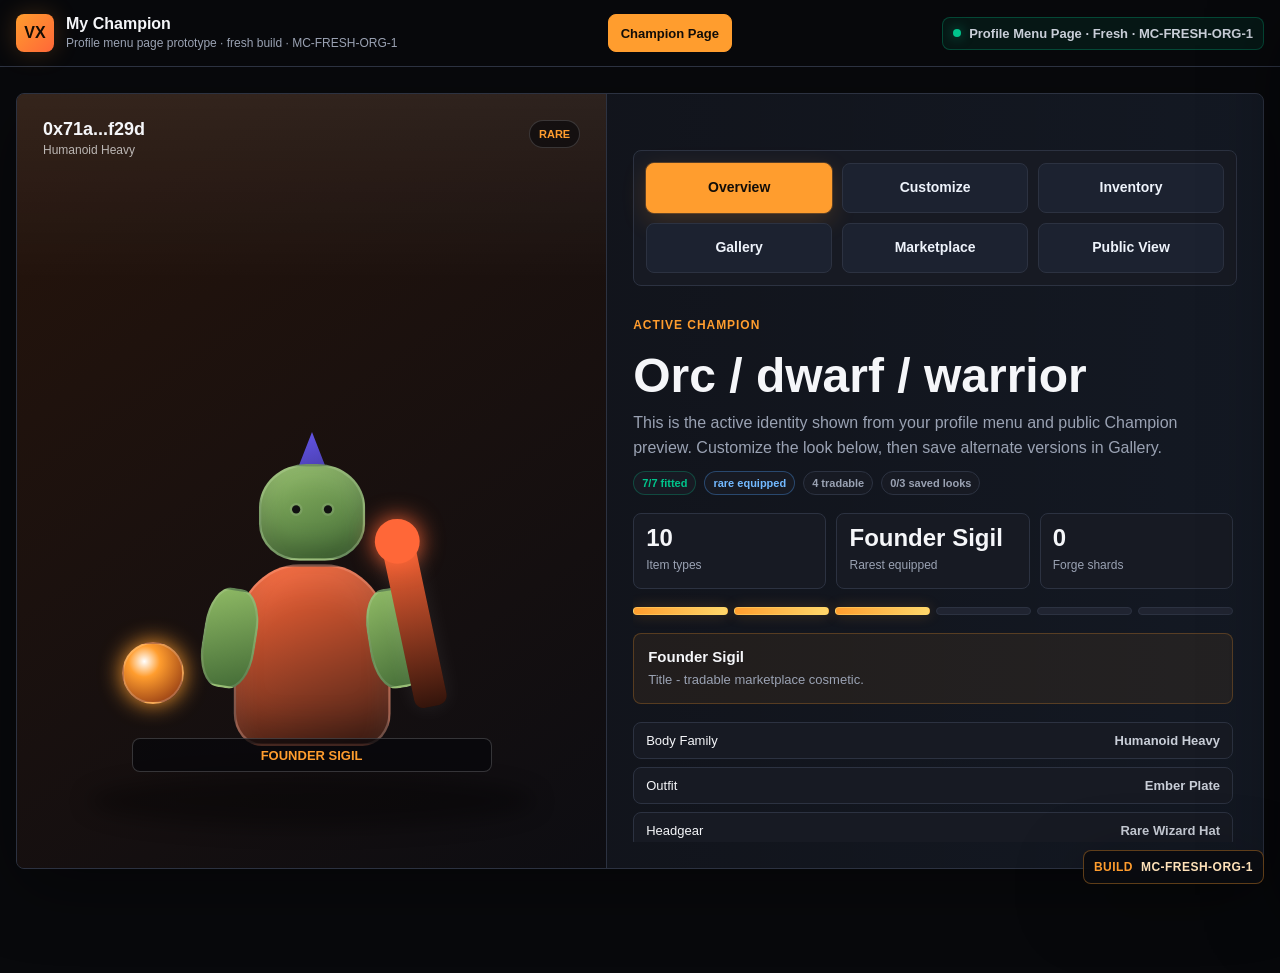
<file: prototypes/my-champion-fresh/index.html>
<!doctype html>
<html lang="en">
<head>
  <meta charset="utf-8" />
  <meta name="viewport" content="width=device-width, initial-scale=1" />
  <title>VulcanX My Champion Prototype Fresh · Build MC-FRESH-ORG-1</title>
  <style>
    :root {
      color-scheme: dark;
      --bg: #08090c;
      --surface: #11131a;
      --surface-2: #171a23;
      --surface-3: #202431;
      --line: #2c3241;
      --text: #f5f6f9;
      --muted: #9aa2b3;
      --soft: #c9ced8;
      --accent: #ff9d2e;
      --accent-2: #ff6738;
      --green: #00c48c;
      --red: #ff4d6a;
      --blue: #4da2ff;
      --purple: #a855f7;
      --gold: #ffd76b;
      --radius: 8px;
      --shadow: 0 20px 70px rgba(0, 0, 0, 0.38);
      font-family: -apple-system, BlinkMacSystemFont, "Inter", "Segoe UI", sans-serif;
    }

    * { box-sizing: border-box; }
    body {
      margin: 0;
      background: var(--bg);
      color: var(--text);
      min-height: 100vh;
    }

    body.embedded .topbar {
      display: none;
    }

    body.embedded .layout {
      width: min(100vw - 24px, 1440px);
      padding: 14px 0 48px;
    }

    button, input, select {
      font: inherit;
    }

    button {
      cursor: pointer;
    }

    .topbar {
      position: sticky;
      top: 0;
      z-index: 10;
      min-height: 66px;
      border-bottom: 1px solid var(--line);
      background: rgba(8, 9, 12, 0.95);
      backdrop-filter: blur(12px);
    }

    .topbar-inner {
      width: min(1440px, calc(100vw - 32px));
      min-height: 66px;
      margin: 0 auto;
      display: flex;
      align-items: center;
      justify-content: space-between;
      gap: 18px;
    }

    .brand {
      display: flex;
      align-items: center;
      gap: 12px;
      min-width: 220px;
    }

    .brand-mark {
      width: 38px;
      height: 38px;
      border-radius: 8px;
      background: linear-gradient(135deg, var(--accent), var(--accent-2));
      color: #160d05;
      display: grid;
      place-items: center;
      font-weight: 900;
      box-shadow: 0 0 24px rgba(255, 157, 46, 0.22);
    }

    .brand-title {
      font-weight: 900;
      line-height: 1.05;
    }

    .brand-subtitle {
      color: var(--muted);
      font-size: 12px;
      margin-top: 3px;
    }

    .nav {
      display: flex;
      gap: 6px;
      flex-wrap: wrap;
      justify-content: center;
    }

    .nav button,
    .icon-button,
    .btn {
      border: 1px solid var(--line);
      background: var(--surface-2);
      color: var(--soft);
      border-radius: var(--radius);
      min-height: 38px;
      padding: 8px 12px;
      font-weight: 750;
      font-size: 13px;
    }

    .nav button.active,
    .btn.primary {
      background: var(--accent);
      color: #120d08;
      border-color: var(--accent);
    }

    .subnav {
      display: grid;
      grid-template-columns: repeat(3, minmax(0, 1fr));
      gap: 10px;
      overflow: visible;
      padding: 12px;
      border: 1px solid var(--line);
      border-radius: var(--radius);
      background: var(--surface);
      box-shadow: inset 0 1px 0 rgba(255,255,255,0.04);
    }

    .subnav.inset {
      margin: 12px 0 18px;
      box-shadow: none;
      background: var(--surface-2);
    }

    .subnav button {
      display: inline-grid;
      align-items: center;
      justify-content: center;
      width: 100%;
      min-height: 50px;
      border: 1px solid var(--line);
      background: #1c2230;
      color: #eef3fb;
      border-radius: var(--radius);
      padding: 12px 14px;
      font-size: 14px;
      line-height: 1.1;
      font-weight: 800;
      text-align: center;
      -webkit-font-smoothing: antialiased;
      text-wrap: balance;
    }

    .subnav button.active {
      background: var(--accent);
      color: #120d08;
      border-color: var(--accent);
      box-shadow: 0 0 0 1px rgba(255, 157, 46, 0.25), 0 8px 24px rgba(255, 157, 46, 0.18);
    }

    .btn.ghost {
      background: transparent;
    }

    .btn.danger {
      color: #ffd2da;
      border-color: rgba(255, 77, 106, 0.42);
      background: rgba(255, 77, 106, 0.11);
    }

    .wallet-chip {
      display: flex;
      align-items: center;
      gap: 8px;
      padding: 8px 10px;
      border-radius: var(--radius);
      border: 1px solid rgba(0, 196, 140, 0.28);
      background: rgba(0, 196, 140, 0.08);
      color: var(--soft);
      font-size: 13px;
      font-weight: 750;
      white-space: nowrap;
    }

    .build-stamp {
      position: fixed;
      right: 16px;
      bottom: 16px;
      z-index: 70;
      display: inline-flex;
      align-items: center;
      gap: 8px;
      min-height: 34px;
      padding: 8px 10px;
      border-radius: var(--radius);
      border: 1px solid rgba(255, 157, 46, 0.35);
      background: rgba(10, 11, 15, 0.88);
      color: #ffe2b9;
      font-size: 12px;
      font-weight: 800;
      letter-spacing: 0.04em;
      backdrop-filter: blur(12px);
      box-shadow: var(--shadow);
    }

    .build-stamp strong {
      color: var(--accent);
      font-weight: 900;
    }

    .dot {
      width: 8px;
      height: 8px;
      border-radius: 50%;
      background: var(--green);
      box-shadow: 0 0 12px rgba(0, 196, 140, 0.55);
    }

    .layout {
      width: min(1440px, calc(100vw - 32px));
      margin: 0 auto;
      padding: 26px 0 80px;
    }

    .hero {
      display: grid;
      grid-template-columns: 1fr;
      gap: 24px;
      align-items: stretch;
      margin-bottom: 24px;
    }

    .panel {
      border: 1px solid var(--line);
      background: var(--surface);
      border-radius: var(--radius);
      box-shadow: var(--shadow);
    }

    .hero-copy {
      padding: 28px;
      display: flex;
      flex-direction: column;
      justify-content: center;
      min-height: 380px;
    }

    .eyebrow {
      color: var(--accent);
      font-size: 12px;
      font-weight: 900;
      letter-spacing: 0.08em;
      text-transform: uppercase;
      margin-bottom: 10px;
    }

    h1 {
      margin: 0 0 12px;
      font-size: clamp(32px, 5vw, 62px);
      line-height: 1.02;
      letter-spacing: 0;
    }

    .lead {
      margin: 0;
      color: var(--soft);
      line-height: 1.6;
      max-width: 620px;
    }

    .hero-actions {
      display: flex;
      flex-wrap: wrap;
      gap: 10px;
      margin-top: 22px;
    }

    .stats-grid {
      display: grid;
      grid-template-columns: repeat(4, minmax(0, 1fr));
      gap: 10px;
      margin-top: 22px;
    }

    .stat {
      border: 1px solid var(--line);
      background: var(--surface-2);
      border-radius: var(--radius);
      padding: 12px;
      min-height: 74px;
    }

    .stat strong {
      display: block;
      font-size: 22px;
      line-height: 1;
      color: var(--text);
    }

    .stat span {
      display: block;
      margin-top: 8px;
      color: var(--muted);
      font-size: 12px;
    }

    .champion-stage {
      position: relative;
      overflow: hidden;
      height: max(680px, calc(100vh - 124px));
      display: grid;
      grid-template-columns: minmax(270px, 0.9fr) minmax(260px, 1fr);
      gap: 0;
      background:
        linear-gradient(90deg, rgba(255,157,46,0.05), transparent 34%, rgba(77,162,255,0.04)),
        var(--surface);
    }

    .render-wrap {
      position: relative;
      min-height: 0;
      height: 100%;
      display: grid;
      place-items: center;
      border-right: 1px solid var(--line);
      background:
        linear-gradient(180deg, rgba(255,255,255,0.07), transparent 24%),
        linear-gradient(145deg, var(--scene-a), var(--scene-b));
    }

    .render-wrap::before {
      content: none;
    }

    .render-wrap::after {
      content: "";
      position: absolute;
      left: 12%;
      right: 12%;
      bottom: 40px;
      height: 54px;
      border-radius: 50%;
      background: rgba(0,0,0,0.32);
      filter: blur(10px);
      pointer-events: none;
    }

    .render-frame {
      position: relative;
      width: min(440px, 84%);
      aspect-ratio: 3 / 4;
      border-radius: 0;
      border: 0;
      background: transparent;
      box-shadow: none;
      overflow: visible;
      z-index: 1;
    }

    .render-frame::before {
      content: none;
    }

    .champion-figure {
      position: absolute;
      left: 50%;
      bottom: 28px;
      width: var(--body-width);
      height: var(--body-height);
      transform: translateX(-50%) scale(1.18);
      transform-origin: bottom center;
    }

    .body {
      position: absolute;
      left: 50%;
      bottom: 0;
      width: 62%;
      height: 58%;
      transform: translateX(-50%);
      border-radius: 42% 42% 18% 18%;
      background: linear-gradient(160deg, var(--armor-a), var(--armor-b));
      border: 2px solid rgba(255,255,255,0.2);
      box-shadow: inset 0 18px 28px rgba(255,255,255,0.08), inset 0 -18px 24px rgba(0,0,0,0.2);
    }

    .body::before,
    .body::after {
      content: "";
      position: absolute;
      top: 12%;
      width: 32%;
      height: 54%;
      border-radius: 40%;
      background: linear-gradient(160deg, var(--skin-a), var(--skin-b));
      border: 2px solid rgba(255,255,255,0.12);
    }

    .body::before { left: -22%; transform: rotate(9deg); }
    .body::after { right: -22%; transform: rotate(-9deg); }

    .head {
      position: absolute;
      left: 50%;
      top: 10%;
      width: 42%;
      height: 31%;
      transform: translateX(-50%);
      border-radius: var(--head-radius);
      background: linear-gradient(160deg, var(--skin-a), var(--skin-b));
      border: 2px solid rgba(255,255,255,0.18);
      box-shadow: inset 0 12px 22px rgba(255,255,255,0.08), inset 0 -12px 18px rgba(0,0,0,0.18);
    }

    .head::before,
    .head::after {
      content: "";
      position: absolute;
      top: 42%;
      width: 7px;
      height: 7px;
      border-radius: 50%;
      background: #111;
      box-shadow: 0 0 0 2px rgba(255,255,255,0.1);
    }

    .head::before { left: 30%; }
    .head::after { right: 30%; }

    .hat {
      position: absolute;
      left: 50%;
      top: 0;
      transform: translateX(-50%);
      width: var(--hat-width);
      height: var(--hat-height);
      background: linear-gradient(160deg, var(--hat-a), var(--hat-b));
      clip-path: var(--hat-shape);
      border-radius: 8px;
      filter: drop-shadow(0 10px 12px rgba(0,0,0,0.32));
    }

    .prop {
      position: absolute;
      right: 3%;
      bottom: 12%;
      width: 13%;
      height: 54%;
      border-radius: 8px;
      background: linear-gradient(180deg, var(--prop-a), var(--prop-b));
      transform: rotate(-12deg);
      box-shadow: 0 0 18px rgba(255,255,255,0.08);
    }

    .prop::before {
      content: "";
      position: absolute;
      left: 50%;
      top: -18px;
      width: 38px;
      height: 38px;
      transform: translateX(-50%);
      border-radius: 50%;
      background: var(--prop-a);
      box-shadow: 0 0 20px var(--prop-a);
    }

    .companion {
      position: absolute;
      left: 7%;
      bottom: 12%;
      width: 62px;
      height: 62px;
      border-radius: 50%;
      border: 2px solid rgba(255,255,255,0.2);
      background: radial-gradient(circle at 35% 30%, #fff, var(--companion-a) 28%, var(--companion-b));
      box-shadow: 0 0 22px var(--companion-a);
    }

    .title-ribbon {
      position: absolute;
      left: 40px;
      right: 40px;
      bottom: 2px;
      min-height: 34px;
      border-radius: 8px;
      border: 1px solid rgba(255,255,255,0.18);
      background: rgba(7, 8, 11, 0.74);
      display: grid;
      place-items: center;
      color: var(--title);
      font-weight: 900;
      font-size: 13px;
      text-transform: uppercase;
    }

    .stage-nameplate {
      position: absolute;
      top: 26px;
      left: 26px;
      right: 26px;
      z-index: 2;
      display: flex;
      align-items: flex-start;
      justify-content: space-between;
      gap: 12px;
      pointer-events: none;
    }

    .stage-nameplate strong {
      display: block;
      font-size: 18px;
      line-height: 1.05;
    }

    .stage-nameplate span {
      display: block;
      color: rgba(255,255,255,0.68);
      font-size: 12px;
      margin-top: 4px;
    }

    .stage-chip {
      display: inline-flex;
      align-items: center;
      min-height: 28px;
      padding: 4px 9px;
      border-radius: 999px;
      border: 1px solid rgba(255,255,255,0.16);
      background: rgba(7,8,11,0.6);
      color: var(--accent);
      font-size: 11px;
      font-weight: 900;
      text-transform: uppercase;
      white-space: nowrap;
    }

    .render-meta {
      min-height: 0;
      height: 100%;
      padding: 44px 26px 26px;
      display: flex;
      flex-direction: column;
      gap: 14px;
      justify-content: flex-start;
    }

    .panel-scroll {
      min-height: 0;
      flex: 1;
      overflow-y: auto;
      padding-right: 4px;
      scrollbar-width: thin;
      display: block;
    }

    .panel-scroll > :first-child {
      margin-top: 0 !important;
    }

    .panel-scroll > * + * {
      margin-top: 18px;
    }

    .champion-heading {
      display: grid;
      gap: 10px;
    }

    .champion-heading h2 {
      margin: 0;
      font-size: clamp(30px, 4vw, 48px);
      line-height: 1.02;
    }

    .champion-heading p {
      margin: 0;
      color: var(--muted);
      line-height: 1.55;
      max-width: 620px;
    }

    .champion-chip-row {
      display: flex;
      flex-wrap: wrap;
      gap: 8px;
    }

    .hero-stat-grid {
      display: grid;
      grid-template-columns: repeat(3, minmax(0, 1fr));
      gap: 10px;
    }

    .hero-stat {
      border: 1px solid var(--line);
      background: var(--surface-2);
      border-radius: var(--radius);
      padding: 12px;
      min-height: 76px;
    }

    .hero-stat strong {
      display: block;
      color: var(--text);
      font-size: 24px;
      line-height: 1;
    }

    .hero-stat span {
      display: block;
      margin-top: 8px;
      color: var(--muted);
      font-size: 12px;
    }

    .rarity-strip {
      display: grid;
      grid-template-columns: repeat(6, minmax(0, 1fr));
      gap: 6px;
    }

    .rarity-cell {
      min-height: 8px;
      border-radius: 999px;
      background: var(--surface-3);
      border: 1px solid var(--line);
      overflow: hidden;
    }

    .rarity-cell.active {
      background: linear-gradient(90deg, var(--accent), var(--gold));
      border-color: rgba(255,215,107,0.5);
      box-shadow: 0 0 14px rgba(255,157,46,0.22);
    }

    .loadout-feature {
      border: 1px solid rgba(255,157,46,0.24);
      background: rgba(255,157,46,0.07);
      border-radius: var(--radius);
      padding: 14px;
    }

    .loadout-feature strong {
      display: block;
      font-size: 15px;
      margin-bottom: 5px;
    }

    .loadout-feature span {
      color: var(--muted);
      font-size: 13px;
      line-height: 1.45;
    }

    .loadout-list {
      display: grid;
      gap: 8px;
    }

    .loadout-row {
      display: flex;
      align-items: center;
      justify-content: space-between;
      gap: 10px;
      border: 1px solid var(--line);
      background: var(--surface-2);
      border-radius: var(--radius);
      padding: 10px 12px;
      font-size: 13px;
    }

    .loadout-row span:last-child {
      color: var(--soft);
      font-weight: 800;
      text-align: right;
    }

    .view {
      display: none;
    }

    .view.active {
      display: block;
    }

    .section-head {
      display: flex;
      justify-content: space-between;
      align-items: end;
      gap: 18px;
      margin: 30px 0 14px;
    }

    .section-head h2 {
      margin: 0;
      font-size: 24px;
      line-height: 1.1;
    }

    .section-head p {
      margin: 6px 0 0;
      color: var(--muted);
      line-height: 1.5;
    }

    .grid {
      display: grid;
      grid-template-columns: repeat(4, minmax(0, 1fr));
      gap: 14px;
    }

    .grid.three {
      grid-template-columns: repeat(3, minmax(0, 1fr));
    }

    .grid.two {
      grid-template-columns: repeat(2, minmax(0, 1fr));
    }

    .panel-scroll .grid,
    .panel-scroll .grid.three {
      grid-template-columns: repeat(2, minmax(0, 1fr));
    }

    .slot-grid {
      grid-template-columns: 1fr !important;
    }

    .family-grid,
    .inventory-grid,
    .market-grid {
      grid-template-columns: repeat(2, minmax(0, 1fr)) !important;
    }

    .item-card,
    .feed-row,
    .leader-row {
      border: 1px solid var(--line);
      border-radius: var(--radius);
      background: var(--surface);
      padding: 14px;
    }

    .item-card {
      display: flex;
      flex-direction: column;
      gap: 12px;
      min-height: 218px;
    }

    .item-art {
      height: 92px;
      border-radius: 8px;
      border: 1px solid rgba(255,255,255,0.08);
      background:
        radial-gradient(circle at 50% 35%, var(--item-a), transparent 28%),
        linear-gradient(145deg, var(--item-b), #0a0b10);
      display: grid;
      place-items: center;
      position: relative;
      overflow: hidden;
    }

    .item-art::after {
      content: attr(data-slot);
      position: absolute;
      left: 8px;
      bottom: 8px;
      color: rgba(255,255,255,0.72);
      font-size: 10px;
      font-weight: 900;
      text-transform: uppercase;
    }

    .item-symbol {
      width: 46px;
      height: 46px;
      border-radius: 8px;
      border: 2px solid rgba(255,255,255,0.18);
      background: linear-gradient(135deg, var(--item-a), var(--item-b));
      transform: rotate(45deg);
      box-shadow: 0 0 22px var(--item-a);
    }

    .item-name {
      font-weight: 900;
      line-height: 1.2;
    }

    .item-meta {
      display: flex;
      flex-wrap: wrap;
      gap: 6px;
      margin-top: 6px;
    }

    .pill {
      display: inline-flex;
      align-items: center;
      min-height: 24px;
      border-radius: 999px;
      border: 1px solid var(--line);
      background: var(--surface-2);
      color: var(--muted);
      padding: 3px 8px;
      font-size: 11px;
      font-weight: 850;
    }

    .pill.common { color: #cbd0da; }
    .pill.uncommon { color: #70dfad; border-color: rgba(0,196,140,0.3); }
    .pill.rare { color: #72b9ff; border-color: rgba(77,162,255,0.34); }
    .pill.epic { color: #c58cff; border-color: rgba(168,85,247,0.36); }
    .pill.legendary { color: #ffd76b; border-color: rgba(255,215,107,0.38); }
    .pill.mythic { color: #ff86b6; border-color: rgba(255,134,182,0.38); }
    .pill.fit { color: var(--green); border-color: rgba(0,196,140,0.28); }
    .pill.no-fit { color: #ffb1bf; border-color: rgba(255,77,106,0.28); }

    .card-actions {
      display: flex;
      gap: 8px;
      margin-top: auto;
    }

    .card-actions .btn {
      flex: 1;
      min-width: 0;
    }

    .filters {
      display: flex;
      flex-wrap: wrap;
      gap: 10px;
      align-items: center;
      margin-bottom: 14px;
    }

    .editor-shell {
      display: grid;
      grid-template-columns: 180px minmax(0, 1fr);
      gap: 16px;
      align-items: start;
    }

    .slot-rail {
      position: sticky;
      top: 92px;
      display: grid;
      gap: 8px;
      padding: 12px;
      border: 1px solid var(--line);
      border-radius: var(--radius);
      background: var(--surface);
      box-shadow: var(--shadow);
    }

    .slot-button {
      width: 100%;
      display: grid;
      grid-template-columns: 34px minmax(0, 1fr);
      gap: 10px;
      align-items: center;
      text-align: left;
      border: 1px solid var(--line);
      background: var(--surface-2);
      color: var(--soft);
      border-radius: var(--radius);
      padding: 10px;
      min-height: 58px;
    }

    .slot-button.active {
      border-color: rgba(255,157,46,0.68);
      background: rgba(255,157,46,0.12);
      color: var(--text);
    }

    .slot-icon {
      width: 34px;
      height: 34px;
      border-radius: 8px;
      display: grid;
      place-items: center;
      border: 1px solid rgba(255,255,255,0.12);
      background: var(--surface-3);
      font-weight: 900;
      color: var(--accent);
    }

    .slot-name {
      font-weight: 900;
      overflow: hidden;
      text-overflow: ellipsis;
      white-space: nowrap;
    }

    .slot-equipped {
      margin-top: 3px;
      color: var(--muted);
      font-size: 11px;
      overflow: hidden;
      text-overflow: ellipsis;
      white-space: nowrap;
    }

    .editor-main {
      min-width: 0;
    }

    .editor-toolbar {
      display: flex;
      flex-wrap: wrap;
      gap: 10px;
      align-items: center;
      justify-content: space-between;
      margin-bottom: 14px;
    }

    .preview-panel {
      display: grid;
      grid-template-columns: minmax(0, 1fr) auto;
      gap: 14px;
      align-items: center;
      border: 1px solid rgba(255,157,46,0.28);
      background: rgba(255,157,46,0.08);
      border-radius: var(--radius);
      padding: 14px;
      margin-bottom: 14px;
    }

    .preview-panel strong {
      display: block;
      margin-bottom: 4px;
    }

    .preview-panel span {
      color: var(--muted);
      font-size: 13px;
    }

    .item-card.equipped {
      border-color: rgba(255,157,46,0.72);
      box-shadow: 0 0 0 1px rgba(255,157,46,0.22);
    }

    .item-card.incompatible {
      opacity: 0.68;
    }

    .item-card.previewing {
      border-color: rgba(77,162,255,0.7);
      box-shadow: 0 0 0 1px rgba(77,162,255,0.2);
    }

    .inventory-summary {
      display: grid;
      grid-template-columns: repeat(4, minmax(0, 1fr));
      gap: 10px;
      margin-bottom: 14px;
    }

    .look-card {
      min-height: 300px;
    }

    .look-card.placeholder {
      border-style: dashed;
      background: rgba(255,255,255,0.02);
      justify-content: center;
    }

    .look-card.placeholder .item-name {
      color: var(--soft);
    }

    .gallery-shell {
      display: grid;
      grid-template-columns: minmax(0, 1.25fr) minmax(220px, 0.75fr);
      gap: 14px;
      align-items: start;
    }

    .gallery-grid {
      display: grid;
      grid-template-columns: repeat(2, minmax(0, 1fr));
      gap: 14px;
    }

    .helper-card {
      border: 1px solid var(--line);
      border-radius: var(--radius);
      background: var(--surface-2);
      padding: 16px;
      display: grid;
      gap: 12px;
    }

    .helper-card h3 {
      margin: 0;
      font-size: 16px;
    }

    .helper-card p {
      margin: 0;
      color: var(--muted);
      line-height: 1.5;
      font-size: 13px;
    }

    .helper-list {
      display: grid;
      gap: 8px;
    }

    .helper-row {
      display: flex;
      align-items: center;
      justify-content: space-between;
      gap: 10px;
      padding: 10px 12px;
      border-radius: var(--radius);
      border: 1px solid var(--line);
      background: var(--surface);
      font-size: 13px;
    }

    .look-preview {
      position: relative;
      height: 150px;
      border-radius: 8px;
      border: 1px solid rgba(255,255,255,0.1);
      background: linear-gradient(145deg, var(--look-bg-a), var(--look-bg-b));
      overflow: hidden;
    }

    .look-preview .mini-avatar {
      position: absolute;
      left: 50%;
      bottom: 18px;
      width: 86px;
      height: 86px;
      transform: translateX(-50%);
    }

    .public-card {
      display: grid;
      grid-template-columns: 220px minmax(0, 1fr);
      gap: 0;
      overflow: hidden;
    }

    .public-card .render-wrap {
      min-height: 360px;
    }

    .public-details {
      padding: 18px;
      display: flex;
      flex-direction: column;
      gap: 16px;
      justify-content: center;
    }

    .profile-row {
      display: flex;
      align-items: center;
      justify-content: space-between;
      gap: 12px;
      padding: 12px 0;
      border-bottom: 1px solid var(--line);
    }

    .profile-row:last-child {
      border-bottom: 0;
    }

    .field,
    .select {
      min-height: 40px;
      border-radius: var(--radius);
      border: 1px solid var(--line);
      background: var(--surface-2);
      color: var(--text);
      padding: 8px 10px;
    }

    .toggle {
      display: inline-flex;
      gap: 8px;
      align-items: center;
      min-height: 40px;
      border: 1px solid var(--line);
      background: var(--surface-2);
      border-radius: var(--radius);
      padding: 8px 10px;
      color: var(--soft);
      font-size: 13px;
      font-weight: 800;
    }

    .chest-area {
      display: grid;
      grid-template-columns: minmax(300px, 0.8fr) minmax(0, 1.2fr);
      gap: 18px;
    }

    .chest-machine {
      padding: 22px;
      min-height: 380px;
      display: grid;
      place-items: center;
      text-align: center;
    }

    .chest-box {
      width: 220px;
      height: 150px;
      border-radius: 10px;
      border: 2px solid rgba(255,255,255,0.18);
      background:
        linear-gradient(180deg, rgba(255,255,255,0.09), rgba(255,255,255,0)),
        linear-gradient(135deg, #5b2a13, #15100d 66%);
      position: relative;
      box-shadow: 0 0 50px rgba(255,157,46,0.18);
      margin: 0 auto 22px;
    }

    .chest-box::before {
      content: "";
      position: absolute;
      left: 50%;
      top: 52%;
      width: 52px;
      height: 42px;
      transform: translate(-50%, -50%);
      border-radius: 8px;
      background: var(--accent);
      box-shadow: 0 0 20px rgba(255,157,46,0.5);
    }

    .chest-box::after {
      content: "";
      position: absolute;
      left: 18px;
      right: 18px;
      top: 48%;
      height: 2px;
      background: rgba(255,255,255,0.18);
    }

    .reveal {
      border: 1px solid rgba(255,157,46,0.35);
      background: rgba(255,157,46,0.08);
      border-radius: var(--radius);
      padding: 14px;
      margin-top: 14px;
      color: var(--soft);
      min-height: 74px;
    }

    .feed-row,
    .leader-row {
      display: flex;
      align-items: center;
      justify-content: space-between;
      gap: 14px;
      margin-bottom: 10px;
    }

    .mini-avatar {
      width: 48px;
      height: 48px;
      border-radius: 8px;
      border: 2px solid var(--mini-frame, var(--accent));
      background: linear-gradient(145deg, var(--mini-a, #342414), var(--mini-b, #0d1118));
      position: relative;
      flex: 0 0 auto;
    }

    .mini-avatar::before {
      content: "";
      position: absolute;
      left: 50%;
      top: 9px;
      width: 18px;
      height: 18px;
      border-radius: 50%;
      transform: translateX(-50%);
      background: var(--mini-skin, #8bba74);
    }

    .mini-avatar::after {
      content: "";
      position: absolute;
      left: 50%;
      bottom: 7px;
      width: 28px;
      height: 20px;
      border-radius: 12px 12px 5px 5px;
      transform: translateX(-50%);
      background: var(--mini-armor, #384156);
    }

    .row-main {
      min-width: 0;
      flex: 1;
    }

    .row-title {
      font-weight: 900;
      white-space: nowrap;
      overflow: hidden;
      text-overflow: ellipsis;
    }

    .row-sub {
      color: var(--muted);
      font-size: 12px;
      margin-top: 3px;
    }

    .rank {
      color: var(--accent);
      font-weight: 900;
      min-width: 36px;
    }

    .drawer-backdrop {
      position: fixed;
      inset: 0;
      z-index: 40;
      background: rgba(0, 0, 0, 0.6);
      display: none;
    }

    .drawer-backdrop.open {
      display: block;
    }

    .drawer {
      position: fixed;
      right: 0;
      top: 0;
      bottom: 0;
      z-index: 41;
      width: min(460px, 100vw);
      background: var(--surface);
      border-left: 1px solid var(--line);
      box-shadow: var(--shadow);
      transform: translateX(100%);
      transition: transform 180ms ease;
      overflow-y: auto;
    }

    .drawer.open {
      transform: translateX(0);
    }

    .drawer-head {
      display: flex;
      align-items: center;
      justify-content: space-between;
      gap: 12px;
      padding: 18px;
      border-bottom: 1px solid var(--line);
    }

    .drawer-body {
      padding: 18px;
    }

    .toast {
      position: fixed;
      left: 50%;
      bottom: 22px;
      z-index: 60;
      transform: translateX(-50%);
      background: var(--surface-2);
      border: 1px solid rgba(255,157,46,0.35);
      color: var(--text);
      border-radius: var(--radius);
      padding: 12px 14px;
      box-shadow: var(--shadow);
      display: none;
      max-width: min(520px, calc(100vw - 32px));
      font-size: 13px;
      font-weight: 750;
    }

    .toast.show {
      display: block;
    }

    @media (max-width: 1040px) {
      .topbar-inner { flex-direction: column; align-items: stretch; padding: 14px 0; }
      .brand { min-width: 0; }
      .wallet-chip { width: max-content; }
      .hero, .champion-stage, .chest-area, .editor-shell, .public-card { grid-template-columns: 1fr; }
      .gallery-shell, .gallery-grid { grid-template-columns: 1fr; }
      .champion-stage { height: auto; }
      .slot-rail { position: static; }
      .render-wrap { border-right: 0; border-bottom: 1px solid var(--line); }
      .render-meta { padding: 30px 18px 18px; }
      .subnav { grid-template-columns: repeat(2, minmax(0, 1fr)); }
      .grid, .grid.three, .grid.two, .stats-grid, .inventory-summary, .hero-stat-grid { grid-template-columns: repeat(2, minmax(0, 1fr)); }
    }

    @media (max-width: 620px) {
      .layout, .topbar-inner { width: min(100vw - 20px, 1440px); }
      .subnav { grid-template-columns: 1fr; }
      .grid, .grid.three, .grid.two, .stats-grid, .inventory-summary, .hero-stat-grid { grid-template-columns: 1fr; }
      .rarity-strip { grid-template-columns: repeat(6, 1fr); }
      .section-head { align-items: stretch; flex-direction: column; }
      .preview-panel { grid-template-columns: 1fr; }
      .hero-copy { padding: 20px; min-height: 0; }
      .render-meta { padding: 18px; }
      .render-wrap { min-height: 400px; }
      .render-frame { width: min(330px, 94vw); }
    }
  </style>
</head>
<body>
  <header class="topbar">
    <div class="topbar-inner">
      <div class="brand">
        <div class="brand-mark">VX</div>
        <div>
        <div class="brand-title">My Champion</div>
          <div class="brand-subtitle">Profile menu page prototype · fresh build · MC-FRESH-ORG-1</div>
        </div>
      </div>
      <div class="nav" aria-label="Prototype context">
        <button type="button" class="active">Champion Page</button>
      </div>
      <div class="wallet-chip"><span class="dot"></span> Profile Menu Page · Fresh · MC-FRESH-ORG-1</div>
    </div>
  </header>

  <main class="layout">
    <section class="hero">
      <div class="panel champion-stage" id="stage"></div>
    </section>

    <section id="view-profile" class="view"></section>
    <section id="view-champion" class="view"></section>
    <section id="view-inventory" class="view"></section>
    <section id="view-gallery" class="view"></section>
    <section id="view-market" class="view"></section>
    <section id="view-leaderboard" class="view"></section>
  </main>

  <div id="drawerBackdrop" class="drawer-backdrop"></div>
  <aside id="drawer" class="drawer" aria-label="Champion preview"></aside>
  <div id="toast" class="toast"></div>
  <div class="build-stamp"><strong>BUILD</strong> MC-FRESH-ORG-1</div>

  <script>
    const families = {
      light: {
        name: "Humanoid Light",
        label: "Elf / rogue / mage",
        skin: ["#d7c69d", "#8f6f43"],
        bodyWidth: "158px",
        bodyHeight: "250px",
        headRadius: "50% 50% 44% 44%"
      },
      standard: {
        name: "Humanoid Standard",
        label: "Human / knight / wizard",
        skin: ["#c99c72", "#765038"],
        bodyWidth: "176px",
        bodyHeight: "260px",
        headRadius: "48%"
      },
      heavy: {
        name: "Humanoid Heavy",
        label: "Orc / dwarf / warrior",
        skin: ["#8fba65", "#436b36"],
        bodyWidth: "214px",
        bodyHeight: "266px",
        headRadius: "45% 45% 38% 38%"
      },
      beast: {
        name: "Large Beast",
        label: "Troll / brute / giant",
        skin: ["#889f8b", "#46584c"],
        bodyWidth: "248px",
        bodyHeight: "292px",
        headRadius: "40% 40% 34% 34%"
      }
    };

    const rarityRank = { common: 1, uncommon: 2, rare: 3, epic: 4, legendary: 5, mythic: 6 };
    const slots = [
      { id: "background", label: "Background", icon: "BG" },
      { id: "frame", label: "Frame", icon: "FR" },
      { id: "title", label: "Title", icon: "TI" },
      { id: "companion", label: "Companion", icon: "CO" },
      { id: "outfit", label: "Outfit", icon: "OU" },
      { id: "headgear", label: "Headgear", icon: "HD" },
      { id: "prop", label: "Prop", icon: "PR" }
    ];

    const cosmetics = [
      { id: "bg-forge", name: "Forge Hall", slot: "background", rarity: "common", families: ["all"], tradable: false, colors: ["#ff9d2e", "#21110a"], style: { sceneA: "#26140b", sceneB: "#0d0d12" } },
      { id: "bg-elysium", name: "Elysium Rift", slot: "background", rarity: "rare", families: ["all"], tradable: true, price: 38, colors: ["#7c3aed", "#0a1024"], style: { sceneA: "#170d32", sceneB: "#08121f" } },
      { id: "bg-citadel", name: "Citadel Dawn", slot: "background", rarity: "epic", families: ["all"], tradable: true, price: 92, colors: ["#ffd76b", "#1f2540"], style: { sceneA: "#2d2512", sceneB: "#14162a" } },
      { id: "frame-bronze", name: "Bronze Forge Frame", slot: "frame", rarity: "common", families: ["all"], tradable: false, colors: ["#cd7f32", "#1a1010"], style: { frame: "#cd7f32" } },
      { id: "frame-diamond", name: "Diamond Queue Frame", slot: "frame", rarity: "epic", families: ["all"], tradable: true, price: 120, colors: ["#b9f2ff", "#10242a"], style: { frame: "#b9f2ff" } },
      { id: "frame-mythic", name: "Mythic Warframe", slot: "frame", rarity: "mythic", families: ["all"], tradable: true, price: 780, colors: ["#ff86b6", "#261021"], style: { frame: "#ff86b6" } },
      { id: "title-frenzy", name: "Founder Sigil", slot: "title", rarity: "rare", families: ["all"], tradable: true, price: 44, colors: ["#ff9d2e", "#3a190a"], style: { title: "#ff9d2e" } },
      { id: "title-champion", name: "Season Champion", slot: "title", rarity: "legendary", families: ["all"], tradable: true, price: 320, colors: ["#ffd76b", "#2b220d"], style: { title: "#ffd76b" } },
      { id: "comp-spark", name: "Forge Spark", slot: "companion", rarity: "uncommon", families: ["all"], tradable: false, colors: ["#ff9d2e", "#7b250d"], style: { companionA: "#ff9d2e", companionB: "#7b250d" } },
      { id: "comp-drake", name: "Tiny Drake", slot: "companion", rarity: "epic", families: ["all"], tradable: true, price: 160, colors: ["#00c48c", "#13382c"], style: { companionA: "#00c48c", companionB: "#143f33" } },
      { id: "comp-oracle", name: "Oracle Wisp", slot: "companion", rarity: "legendary", families: ["all"], tradable: true, price: 410, colors: ["#a855f7", "#211138"], style: { companionA: "#a855f7", companionB: "#25113d" } },
      { id: "armor-ember", name: "Ember Plate", slot: "outfit", rarity: "rare", families: ["standard", "heavy"], tradable: true, price: 72, colors: ["#ff6738", "#432016"], style: { armorA: "#ff6738", armorB: "#442016" } },
      { id: "armor-moonrobe", name: "Moonlit Robes", slot: "outfit", rarity: "rare", families: ["light", "standard"], tradable: true, price: 68, colors: ["#9cc9ff", "#1a2a4d"], style: { armorA: "#9cc9ff", armorB: "#1a2a4d" } },
      { id: "armor-brute", name: "Brute Ironhide", slot: "outfit", rarity: "epic", families: ["heavy", "beast"], tradable: true, price: 140, colors: ["#8d9aa7", "#242a31"], style: { armorA: "#8d9aa7", armorB: "#242a31" } },
      { id: "hat-wizard", name: "Rare Wizard Hat", slot: "headgear", rarity: "rare", families: ["light", "standard", "heavy"], tradable: true, price: 88, colors: ["#6d5dfc", "#211c54"], style: { hatA: "#6d5dfc", hatB: "#211c54", hatShape: "polygon(50% 0, 78% 86%, 100% 100%, 0 100%, 22% 86%)", hatWidth: "96px", hatHeight: "80px" } },
      { id: "hat-orc", name: "Orc Warchief Tusks", slot: "headgear", rarity: "legendary", families: ["heavy"], tradable: true, price: 360, colors: ["#f1e7c6", "#635333"], style: { hatA: "#f1e7c6", hatB: "#635333", hatShape: "polygon(0 42%, 30% 28%, 50% 70%, 70% 28%, 100% 42%, 78% 76%, 22% 76%)", hatWidth: "126px", hatHeight: "54px" } },
      { id: "hat-troll", name: "Troll Bone Crown", slot: "headgear", rarity: "epic", families: ["beast"], tradable: true, price: 188, colors: ["#d6c8a4", "#46351f"], style: { hatA: "#d6c8a4", hatB: "#46351f", hatShape: "polygon(8% 100%, 20% 10%, 38% 76%, 50% 0, 62% 76%, 80% 10%, 92% 100%)", hatWidth: "134px", hatHeight: "68px" } },
      { id: "prop-staff", name: "Elysium Staff", slot: "prop", rarity: "epic", families: ["light", "standard", "heavy"], tradable: true, price: 132, colors: ["#4da2ff", "#101c3d"], style: { propA: "#4da2ff", propB: "#172c5c" } },
      { id: "prop-axe", name: "Molten Axe", slot: "prop", rarity: "rare", families: ["heavy", "beast"], tradable: true, price: 76, colors: ["#ff6738", "#33140b"], style: { propA: "#ff6738", propB: "#33140b" } },
      { id: "prop-banner", name: "Trader Banner", slot: "prop", rarity: "uncommon", families: ["all"], tradable: false, colors: ["#ffd76b", "#34240d"], style: { propA: "#ffd76b", propB: "#34240d" } }
    ];

    const state = {
      tab: "profile",
      family: "heavy",
      equipped: {
        background: "bg-forge",
        frame: "frame-bronze",
        title: "title-frenzy",
        companion: "comp-spark",
        outfit: "armor-ember",
        headgear: "hat-wizard",
        prop: "prop-axe"
      },
      owned: {
        "bg-forge": 1,
        "frame-bronze": 1,
        "title-frenzy": 1,
        "comp-spark": 2,
        "armor-ember": 1,
        "hat-wizard": 1,
        "prop-axe": 1,
        "bg-elysium": 1,
        "comp-drake": 1,
        "hat-orc": 1
      },
      savedLooks: [],
      feed: [
        { user: "0x71a...f29d", item: "Orc Warchief Tusks", rarity: "legendary", note: "received from a cosmetic drop" },
        { user: "DragonSlayer99", item: "Mythic Warframe", rarity: "mythic", note: "listed at 780 PYR" },
        { user: "PyroTrader", item: "Tiny Drake", rarity: "epic", note: "equipped on leaderboard" }
      ],
      cosmeticsReceived: 18,
      shards: 0,
      reveal: "Simulate a cosmetic entering inventory: compatible, universal, off-archetype, or jackpot.",
      selectedSlot: "headgear",
      previewItem: null,
      inventorySlot: "all",
      inventoryRarity: "all",
      inventoryFitOnly: false,
      inventoryTradableOnly: false,
      marketFitOnly: false,
      marketSlot: "all",
      marketRarity: "all"
    };

    const leaderboard = [
      { rank: 1, user: "DragonSlayer99", family: "standard", frame: "#ff86b6", skin: "#c99c72", armor: "#6d5dfc", score: "48 cosmetics", rarest: "Mythic Warframe", item: "frame-mythic" },
      { rank: 2, user: "CryptoKnight", family: "light", frame: "#b9f2ff", skin: "#d7c69d", armor: "#9cc9ff", score: "41 cosmetics", rarest: "Diamond Queue Frame", item: "frame-diamond" },
      { rank: 3, user: "VulcanKing", family: "heavy", frame: "#ffd76b", skin: "#8fba65", armor: "#ff6738", score: "39 cosmetics", rarest: "Orc Warchief Tusks", item: "hat-orc" },
      { rank: 12, user: "You", family: "heavy", frame: "#cd7f32", skin: "#8fba65", armor: "#ff6738", score: "18 cosmetics", rarest: "Orc Warchief Tusks", item: "hat-orc" },
      { rank: 18, user: "PyroTrader", family: "beast", frame: "#ff9d2e", skin: "#889f8b", armor: "#8d9aa7", score: "12 cosmetics", rarest: "Troll Bone Crown", item: "hat-troll" }
    ];

    const byId = (id) => cosmetics.find((item) => item.id === id);
    const ownedItems = () => cosmetics.filter((item) => state.owned[item.id] > 0);
    const isUniversal = (item) => item.families.includes("all");
    const fits = (item, family = state.family) => isUniversal(item) || item.families.includes(family);
    const rarityClass = (rarity) => `pill ${rarity}`;
    const slotLabel = (slot) => slots.find((item) => item.id === slot)?.label || slot;
    const activeEquippedItems = () => Object.values(effectiveEquipped()).map(byId).filter(Boolean);
    const rarestItem = (items = activeEquippedItems()) =>
      [...items].sort((a, b) => rarityRank[b.rarity] - rarityRank[a.rarity])[0];

    function filteredOwnedItems() {
      return ownedItems().filter((item) => {
        if (state.inventorySlot !== "all" && item.slot !== state.inventorySlot) return false;
        if (state.inventoryRarity !== "all" && item.rarity !== state.inventoryRarity) return false;
        if (state.inventoryFitOnly && !fits(item)) return false;
        if (state.inventoryTradableOnly && !item.tradable) return false;
        return true;
      });
    }

    function effectiveEquipped() {
      const preview = byId(state.previewItem);
      if (!preview || !fits(preview)) return state.equipped;
      return { ...state.equipped, [preview.slot]: preview.id };
    }

    function styleFromLoadout() {
      const f = families[state.family];
      const equipped = effectiveEquipped();
      const defaults = {
        "--skin-a": f.skin[0],
        "--skin-b": f.skin[1],
        "--body-width": f.bodyWidth,
        "--body-height": f.bodyHeight,
        "--head-radius": f.headRadius,
        "--scene-a": "#26140b",
        "--scene-b": "#0d0d12",
        "--frame": "#cd7f32",
        "--title": "#ff9d2e",
        "--companion-a": "#ff9d2e",
        "--companion-b": "#7b250d",
        "--armor-a": "#ff6738",
        "--armor-b": "#442016",
        "--hat-a": "#6d5dfc",
        "--hat-b": "#211c54",
        "--hat-width": "96px",
        "--hat-height": "80px",
        "--hat-shape": "polygon(50% 0, 78% 86%, 100% 100%, 0 100%, 22% 86%)",
        "--prop-a": "#ff6738",
        "--prop-b": "#33140b"
      };
      Object.values(equipped).map(byId).filter(Boolean).forEach((item) => {
        const s = item.style || {};
        if (s.sceneA) defaults["--scene-a"] = s.sceneA;
        if (s.sceneB) defaults["--scene-b"] = s.sceneB;
        if (s.frame) defaults["--frame"] = s.frame;
        if (s.title) defaults["--title"] = s.title;
        if (s.companionA) defaults["--companion-a"] = s.companionA;
        if (s.companionB) defaults["--companion-b"] = s.companionB;
        if (s.armorA) defaults["--armor-a"] = s.armorA;
        if (s.armorB) defaults["--armor-b"] = s.armorB;
        if (s.hatA) defaults["--hat-a"] = s.hatA;
        if (s.hatB) defaults["--hat-b"] = s.hatB;
        if (s.hatWidth) defaults["--hat-width"] = s.hatWidth;
        if (s.hatHeight) defaults["--hat-height"] = s.hatHeight;
        if (s.hatShape) defaults["--hat-shape"] = s.hatShape;
        if (s.propA) defaults["--prop-a"] = s.propA;
        if (s.propB) defaults["--prop-b"] = s.propB;
      });
      return Object.entries(defaults).map(([key, value]) => `${key}:${value}`).join(";");
    }

    function lookMiniVars(look) {
      const family = families[look.family] || families[state.family];
      const equipped = look.equipped || state.equipped;
      const frame = byId(equipped.frame)?.style?.frame || "#cd7f32";
      const armor = byId(equipped.outfit)?.style?.armorA || "#384156";
      const background = byId(equipped.background)?.style || {};
      return [
        `--look-bg-a:${background.sceneA || "#26140b"}`,
        `--look-bg-b:${background.sceneB || "#0d0d12"}`,
        `--mini-frame:${frame}`,
        `--mini-skin:${family.skin[0]}`,
        `--mini-armor:${armor}`,
        `--mini-a:${background.sceneA || "#26140b"}`,
        `--mini-b:${background.sceneB || "#0d0d12"}`
      ].join(";");
    }

    function championRender() {
      const equipped = effectiveEquipped();
      const title = byId(equipped.title)?.name || "My Champion";
      const rarest = rarestItem(activeEquippedItems());
      return `
        <div class="render-wrap" style="${styleFromLoadout()}">
          <div class="stage-nameplate">
            <div>
              <strong>0x71a...f29d</strong>
              <span>${families[state.family].name}</span>
            </div>
            <div class="stage-chip">${rarest ? rarest.rarity : "starter"}</div>
          </div>
          <div class="render-frame">
            <div class="champion-figure">
              <div class="hat"></div>
              <div class="head"></div>
              <div class="body"></div>
              <div class="prop"></div>
            </div>
            <div class="companion"></div>
            <div class="title-ribbon">${title}</div>
          </div>
        </div>
      `;
    }

    function overviewSummaryMarkup() {
      const equipped = effectiveEquipped();
      const equippedItems = activeEquippedItems();
      const rarest = rarestItem(equippedItems);
      const tradableCount = equippedItems.filter((item) => item.tradable).length;
      const fitCount = equippedItems.filter((item) => fits(item)).length;
      const rows = [
        ["Body Family", families[state.family].name],
        ["Outfit", byId(equipped.outfit)?.name || "None"],
        ["Headgear", byId(equipped.headgear)?.name || "None"],
        ["Companion", byId(equipped.companion)?.name || "None"],
        ["Background", byId(equipped.background)?.name || "None"],
        ["Frame", byId(equipped.frame)?.name || "None"],
        ["Prop", byId(equipped.prop)?.name || "None"]
      ];
      return `
          <div class="champion-heading">
            <div class="eyebrow">Active Champion</div>
            <h2>${families[state.family].label}</h2>
            <p>This is the active identity shown from your profile menu and public Champion preview. Customize the look below, then save alternate versions in Gallery.</p>
            <div class="champion-chip-row">
              <span class="pill fit">${fitCount}/${equippedItems.length} fitted</span>
              <span class="${rarityClass(rarest?.rarity || "common")}">${rarest ? `${rarest.rarity} equipped` : "starter"}</span>
              <span class="pill">${tradableCount} tradable</span>
              <span class="pill">${state.savedLooks.length}/3 saved looks</span>
            </div>
          </div>
          <div class="hero-stat-grid">
            <div class="hero-stat"><strong>${ownedItems().length}</strong><span>Item types</span></div>
            <div class="hero-stat"><strong>${rarest ? rarest.name : "None"}</strong><span>Rarest equipped</span></div>
            <div class="hero-stat"><strong>${state.shards}</strong><span>Forge shards</span></div>
          </div>
          <div>
            <div class="rarity-strip" aria-label="Equipped rarity strength">
              ${[1, 2, 3, 4, 5, 6].map((rank) => `<div class="rarity-cell ${rarest && rarityRank[rarest.rarity] >= rank ? "active" : ""}"></div>`).join("")}
            </div>
          </div>
          <div class="loadout-feature">
            <strong>${rarest ? rarest.name : "No rare item equipped"}</strong>
            <span>${rarest ? `${slotLabel(rarest.slot)} - ${rarest.tradable ? "tradable marketplace cosmetic" : "account-bound cosmetic"}.` : "Equip cosmetics to make this Champion more distinctive."}</span>
          </div>
          <div class="loadout-list">
            ${rows.map(([label, value]) => `<div class="loadout-row"><span>${label}</span><span>${value}</span></div>`).join("")}
          </div>
          <div style="display:flex;gap:8px;flex-wrap:wrap;">
            <button class="btn primary" onclick="setTab('champion')">Customize</button>
            <button class="btn" onclick="saveLook()">Save Look</button>
            <button class="btn ghost" onclick="setTab('leaderboard')">Public View</button>
          </div>
      `;
    }

    function loadoutMeta() {
      return `
        <div class="render-meta">
          <nav class="subnav inset" aria-label="My Champion sections">
            <button onclick="setTab('profile')" class="${state.tab === "profile" ? "active" : ""}">Overview</button>
            <button onclick="setTab('champion')" class="${state.tab === "champion" ? "active" : ""}">Customize</button>
            <button onclick="setTab('inventory')" class="${state.tab === "inventory" ? "active" : ""}">Inventory</button>
            <button onclick="setTab('gallery')" class="${state.tab === "gallery" ? "active" : ""}">Gallery</button>
            <button onclick="setTab('market')" class="${state.tab === "market" ? "active" : ""}">Marketplace</button>
            <button onclick="setTab('leaderboard')" class="${state.tab === "leaderboard" ? "active" : ""}">Public View</button>
          </nav>
          <div class="panel-scroll" id="panelContent"></div>
        </div>
      `;
    }

    function itemCard(item, context = "inventory") {
      const count = state.owned[item.id] || 0;
      const itemFits = fits(item);
      const canEquip = count > 0 && itemFits && ["background", "frame", "title", "companion", "outfit", "headgear", "prop"].includes(item.slot);
      const vars = `--item-a:${item.colors[0]};--item-b:${item.colors[1]}`;
      const isEquipped = state.equipped[item.slot] === item.id;
      const isPreviewing = state.previewItem === item.id;
      const classes = [
        "item-card",
        isEquipped ? "equipped" : "",
        !itemFits ? "incompatible" : "",
        isPreviewing ? "previewing" : ""
      ].filter(Boolean).join(" ");
      return `
        <article class="${classes}">
          <div class="item-art" style="${vars}" data-slot="${item.slot}"><div class="item-symbol"></div></div>
          <div>
            <div class="item-name">${item.name}</div>
            <div class="item-meta">
              <span class="${rarityClass(item.rarity)}">${item.rarity}</span>
              <span class="pill">${slotLabel(item.slot)}</span>
              <span class="pill ${itemFits ? "fit" : "no-fit"}">${itemFits ? "fits" : "off-archetype"}</span>
              ${isEquipped ? '<span class="pill fit">equipped</span>' : ""}
              ${item.tradable ? '<span class="pill">tradable</span>' : '<span class="pill">bound</span>'}
              ${count ? `<span class="pill">owned x${count}</span>` : ""}
            </div>
          </div>
          <div class="card-actions">
            ${canEquip ? `<button class="btn ${isEquipped ? "" : "primary"}" onclick="previewItem('${item.id}')">${isEquipped ? "Preview" : "Try On"}</button>` : ""}
            ${canEquip && !isEquipped ? `<button class="btn primary" onclick="equipItem('${item.id}')">Equip</button>` : ""}
            ${context === "market" ? `<button class="btn" onclick="marketAction('${item.id}')">${item.tradable ? "Make Offer" : "Inspect"}</button>` : ""}
            ${context !== "market" && item.tradable ? `<button class="btn" onclick="marketAction('${item.id}')">List</button>` : ""}
            ${!canEquip && context !== "market" ? `<button class="btn ghost" onclick="inspectItem('${item.id}')">Inspect</button>` : ""}
          </div>
        </article>
      `;
    }

    function renderStage() {
      document.getElementById("stage").innerHTML = championRender() + loadoutMeta();
    }

    function renderStats() {
      const owned = ownedItems();
      const statOwned = document.getElementById("statOwned");
      const statRare = document.getElementById("statRare");
      const statShards = document.getElementById("statShards");
      if (statOwned) statOwned.textContent = owned.reduce((sum, item) => sum + (state.owned[item.id] || 0), 0);
      if (statRare) statRare.textContent = owned.filter((item) => rarityRank[item.rarity] >= 3).length;
      if (statShards) statShards.textContent = state.shards;
    }

    function renderProfile() {
      const equipped = Object.values(state.equipped).map(byId).filter(Boolean);
      document.getElementById("view-profile").innerHTML = `
        ${overviewSummaryMarkup()}
        <div class="section-head">
          <div>
            <h2>My Champion Overview</h2>
            <p>This is the focused Champion page that would sit inside the profile menu. Only Champion appearance, cosmetics, saved looks, and item actions live here.</p>
          </div>
          <button class="btn primary" onclick="setTab('champion')">Customize Champion</button>
        </div>
        <div class="grid four">
          <div class="stat"><strong id="statOwned">0</strong><span>Cosmetics owned</span></div>
          <div class="stat"><strong id="statRare">0</strong><span>Rare+ pieces</span></div>
          <div class="stat"><strong>${state.savedLooks.length}/3</strong><span>Saved looks</span></div>
          <div class="stat"><strong id="statShards">0</strong><span>Forge shards</span></div>
        </div>
        <div class="section-head">
          <div><h2>Equipped Cosmetics</h2><p>These are the only things this page manages: the active Champion look and its cosmetic inventory.</p></div>
        </div>
        <div class="grid">${equipped.map((item) => itemCard(item)).join("")}</div>
        <div class="section-head">
          <div><h2>Champion Gallery Preview</h2><p>Saved looks let users keep alternate styles without turning the system into army management.</p></div>
          <button class="btn" onclick="saveLook()">Save Current Look</button>
        </div>
        <div class="grid three">
          ${(state.savedLooks.length ? state.savedLooks : [{ name: "Current Champion", family: state.family, equipped: state.equipped }]).slice(0, 3).map((look, index) => `
            <article class="item-card look-card">
              <div class="look-preview" style="${lookMiniVars(look)}">
                <div class="mini-avatar"></div>
              </div>
              <div class="item-name">${look.name || `Saved Look ${index + 1}`}</div>
              <div class="item-meta"><span class="pill fit">${families[look.family].name}</span><span class="pill">public</span></div>
              <button class="btn" onclick="restoreLook(${index})">Load Look</button>
            </article>
          `).join("")}
        </div>
        <div class="section-head">
          <div><h2>Recent Cosmetic Activity</h2><p>Recent cosmetic history is context, not a main menu. It shows what changed in the Champion inventory.</p></div>
          <button class="btn" onclick="setTab('inventory')">Manage Inventory</button>
        </div>
        ${state.feed.slice(0, 3).map((entry) => `
          <div class="feed-row">
            <div class="row-main">
              <div class="row-title">${entry.user} - ${entry.item}</div>
              <div class="row-sub">${entry.note}</div>
            </div>
            <span class="${rarityClass(entry.rarity)}">${entry.rarity}</span>
          </div>
        `).join("")}
      `;
    }

    function renderChampion() {
      const activeSlot = state.selectedSlot;
      const slotItems = ownedItems().filter((item) => item.slot === activeSlot);
      const preview = byId(state.previewItem);
      const equipped = byId(state.equipped[activeSlot]);
      document.getElementById("view-champion").innerHTML = `
        <div class="section-head">
          <div>
            <h2>My Champion Workshop</h2>
            <p>Pick a slot, preview compatible items, then equip the piece you want as the active Champion look.</p>
          </div>
          <button class="btn primary" onclick="saveLook()">Save Look</button>
        </div>
        <div class="editor-shell">
          <aside class="slot-rail">
            ${slots.map((slot) => {
              const item = byId(state.equipped[slot.id]);
              return `
                <button class="slot-button ${activeSlot === slot.id ? "active" : ""}" onclick="setSelectedSlot('${slot.id}')">
                  <span class="slot-icon">${slot.icon}</span>
                  <span>
                    <span class="slot-name">${slot.label}</span>
                    <span class="slot-equipped">${item ? item.name : "Empty"}</span>
                  </span>
                </button>
              `;
            }).join("")}
          </aside>
          <div class="editor-main">
            <div class="section-head" style="margin-top:0;">
              <div>
                <h2>${slotLabel(activeSlot)}</h2>
                <p>${slotItems.length} owned for this slot. Off-archetype items stay visible but cannot be equipped until the body family fits.</p>
              </div>
              <button class="btn" onclick="setTab('inventory')">Open Inventory</button>
            </div>
            <div class="preview-panel">
              <div>
                <strong>${preview && preview.slot === activeSlot ? `Previewing ${preview.name}` : `Equipped ${equipped ? equipped.name : "None"}`}</strong>
                <span>${preview && preview.slot === activeSlot ? "The top Champion render is temporarily showing this item. Equip it to make it active." : "Try on another item to preview it in the main Champion render."}</span>
              </div>
              ${preview && preview.slot === activeSlot && state.equipped[activeSlot] !== preview.id ? `<button class="btn primary" onclick="equipItem('${preview.id}')">Equip Preview</button>` : `<button class="btn" onclick="clearPreview()">Clear Preview</button>`}
            </div>
            <div class="grid slot-grid">${slotItems.map((item) => itemCard(item, "customize")).join("") || '<div class="panel" style="padding:18px;color:var(--muted);">No owned items for this slot yet.</div>'}</div>
            <div class="section-head">
              <div>
                <h2>Body Family</h2>
                <p>Body family controls fitting. Fantasy labels stay flexible; fit rules stay predictable.</p>
              </div>
            </div>
            <div class="grid family-grid">
              ${Object.entries(families).map(([id, family]) => `
                <article class="item-card">
                  <div class="item-art" style="--item-a:${family.skin[0]};--item-b:${family.skin[1]}" data-slot="family"><div class="item-symbol"></div></div>
                  <div class="item-name">${family.name}</div>
                  <div class="item-meta"><span class="pill">${family.label}</span>${state.family === id ? '<span class="pill fit">active</span>' : ""}</div>
                  <button class="btn ${state.family === id ? "primary" : ""}" onclick="setFamily('${id}')">Set Family</button>
                </article>
              `).join("")}
            </div>
          </div>
        </div>
      `;
    }

    function renderInventory() {
      const duplicateItems = ownedItems().filter((item) => (state.owned[item.id] || 0) > 1);
      const allOwned = ownedItems();
      const filtered = filteredOwnedItems();
      document.getElementById("view-inventory").innerHTML = `
        <div class="section-head">
          <div>
            <h2>Champion Inventory</h2>
            <p>Cosmetic drops, events, marketplace buys, and rewards can all feed this inventory. This page only cares what the cosmetic is and what you can do with it.</p>
          </div>
        </div>
        <div class="inventory-summary">
          <div class="stat"><strong>${allOwned.length}</strong><span>Item types</span></div>
          <div class="stat"><strong>${allOwned.filter((item) => fits(item)).length}</strong><span>Fit current Champion</span></div>
          <div class="stat"><strong>${allOwned.filter((item) => item.tradable).length}</strong><span>Tradable</span></div>
          <div class="stat"><strong>${duplicateItems.length}</strong><span>Duplicate stacks</span></div>
        </div>
        <div class="filters">
          <select class="select" onchange="state.inventorySlot=this.value;renderAll()">
            ${["all", ...slots.map((slot) => slot.id)].map((slot) => `<option value="${slot}" ${state.inventorySlot === slot ? "selected" : ""}>${slot === "all" ? "all slots" : slotLabel(slot)}</option>`).join("")}
          </select>
          <select class="select" onchange="state.inventoryRarity=this.value;renderAll()">
            ${["all", "common", "uncommon", "rare", "epic", "legendary", "mythic"].map((rarity) => `<option value="${rarity}" ${state.inventoryRarity === rarity ? "selected" : ""}>${rarity}</option>`).join("")}
          </select>
          <label class="toggle"><input type="checkbox" ${state.inventoryFitOnly ? "checked" : ""} onchange="state.inventoryFitOnly=this.checked;renderAll()"> Fits current Champion</label>
          <label class="toggle"><input type="checkbox" ${state.inventoryTradableOnly ? "checked" : ""} onchange="state.inventoryTradableOnly=this.checked;renderAll()"> Tradable only</label>
        </div>
        <div class="grid inventory-grid">${filtered.map((item) => itemCard(item)).join("") || '<div class="panel" style="padding:18px;color:var(--muted);">No inventory items match these filters.</div>'}</div>
        <div class="section-head">
          <div>
            <h2>Cosmetic Drop Simulator</h2>
            <p>This is just a test harness for adding cosmetics into inventory. It is not a destination in the final My Champion menu.</p>
          </div>
        </div>
        <div class="chest-area">
          <div class="panel chest-machine">
            <div>
              <div class="chest-box"></div>
              <button class="btn primary" onclick="simulateCosmeticDrop()">Simulate Cosmetic Drop</button>
              <div class="reveal" id="reveal">${state.reveal}</div>
            </div>
          </div>
          <div class="panel" style="padding:18px;">
            <h2 style="margin:0 0 10px;">Drop Rules v1.0</h2>
            <div class="loadout-list">
              <div class="loadout-row"><span>Universal cosmetics</span><span>40%</span></div>
              <div class="loadout-row"><span>Fits active Champion</span><span>35%</span></div>
              <div class="loadout-row"><span>Off-archetype tradable</span><span>15%</span></div>
              <div class="loadout-row"><span>Special / jackpot / shards</span><span>10%</span></div>
            </div>
            <h2 style="margin:22px 0 10px;">Duplicates</h2>
            <p style="color:var(--muted);line-height:1.5;">Burn duplicate common or uncommon items into shards. Fuse 5 shards into a new roll.</p>
            <div class="card-actions" style="margin-top:12px;">
              <button class="btn danger" onclick="burnDuplicate()" ${duplicateItems.length ? "" : "disabled"}>Burn Duplicate</button>
              <button class="btn primary" onclick="fuseShards()" ${state.shards >= 5 ? "" : "disabled"}>Fuse 5 Shards</button>
            </div>
          </div>
        </div>
      `;
    }

    function renderGallery() {
      const looks = (state.savedLooks.length ? state.savedLooks : [{ name: "Current Champion", family: state.family, equipped: state.equipped }]).slice(0, 3);
      while (looks.length < 3) {
        looks.push({ placeholder: true, name: `Save Look ${looks.length + 1}` });
      }
      document.getElementById("view-gallery").innerHTML = `
        <div class="section-head">
          <div>
            <h2>Champion Gallery</h2>
            <p>Saved looks are alternate styles for the same Champion identity. One active Champion still represents the user across VulcanX.</p>
          </div>
          <button class="btn primary" onclick="saveLook()">Save Current Look</button>
        </div>
        <div class="gallery-shell">
          <div class="gallery-grid">
          ${looks.map((look, index) => look.placeholder ? `
            <article class="item-card look-card placeholder">
              <div class="item-name">${look.name}</div>
              <div class="item-meta"><span class="pill">empty slot</span></div>
              <p style="margin:0;color:var(--muted);line-height:1.5;">Save another Champion style here when you want a second public look without changing your active one.</p>
              <button class="btn" onclick="saveLook()">Save Current Look</button>
            </article>
          ` : `
            <article class="item-card look-card">
              <div class="look-preview" style="${lookMiniVars(look)}">
                <div class="mini-avatar"></div>
              </div>
              <div class="item-name">${look.name || `Saved Look ${index + 1}`}</div>
              <div class="item-meta"><span class="pill fit">${families[look.family].name}</span><span class="pill">saved look</span></div>
              <div class="card-actions">
                <button class="btn primary" onclick="restoreLook(${index})">Load Look</button>
                <button class="btn" onclick="setTab('leaderboard')">Preview Public</button>
              </div>
            </article>
          `).join("")}
          </div>
          <aside class="helper-card">
            <h3>Gallery Rules</h3>
            <p>Keep alternate looks handy without turning My Champion into a full roster manager.</p>
            <div class="helper-list">
              <div class="helper-row"><span>Active Champion</span><strong>1</strong></div>
              <div class="helper-row"><span>Saved look slots</span><strong>3</strong></div>
              <div class="helper-row"><span>Public identity</span><strong>1 active</strong></div>
            </div>
            <button class="btn" onclick="setTab('leaderboard')">Preview Public Profile</button>
          </aside>
        </div>
      `;
    }

    function renderMarket() {
      const listed = cosmetics.filter((item) => item.tradable);
      const filtered = listed.filter((item) => {
        if (state.marketFitOnly && !fits(item)) return false;
        if (state.marketSlot !== "all" && item.slot !== state.marketSlot) return false;
        if (state.marketRarity !== "all" && item.rarity !== state.marketRarity) return false;
        return true;
      });
      document.getElementById("view-market").innerHTML = `
        <div class="section-head">
          <div>
            <h2>Champion Cosmetics Marketplace</h2>
            <p>Built around fit, rarity, season, and set completion instead of generic NFT browsing.</p>
          </div>
        </div>
        <div class="filters">
          <label class="toggle"><input type="checkbox" ${state.marketFitOnly ? "checked" : ""} onchange="state.marketFitOnly=this.checked;renderAll()"> Fits my Champion</label>
          <select class="select" onchange="state.marketSlot=this.value;renderAll()">
            ${["all", "background", "frame", "title", "companion", "outfit", "headgear", "prop"].map((slot) => `<option value="${slot}" ${state.marketSlot === slot ? "selected" : ""}>${slot}</option>`).join("")}
          </select>
          <select class="select" onchange="state.marketRarity=this.value;renderAll()">
            ${["all", "rare", "epic", "legendary", "mythic"].map((rarity) => `<option value="${rarity}" ${state.marketRarity === rarity ? "selected" : ""}>${rarity}</option>`).join("")}
          </select>
        </div>
        <div class="grid market-grid">${filtered.map((item) => itemCard(item, "market")).join("") || '<div class="panel" style="padding:18px;color:var(--muted);">No listings match these filters.</div>'}</div>
      `;
    }

    function renderLeaderboard() {
      const equipped = Object.values(state.equipped).map(byId).filter(Boolean);
      document.getElementById("view-leaderboard").innerHTML = `
        <div class="section-head">
          <div>
            <h2>Public Profile Preview</h2>
            <p>This is the version another user should see after clicking your Champion from profile, leaderboard, gallery, or social surfaces.</p>
          </div>
        </div>
        <div class="panel public-card">
          ${championRender()}
          <div class="public-details">
            <div>
              <div class="eyebrow">Champion Profile</div>
              <h2 style="margin:0 0 8px;font-size:32px;">0x71a...f29d</h2>
              <p style="margin:0;color:var(--muted);line-height:1.5;">${families[state.family].name} with ${byId(state.equipped.headgear)?.name || "no headgear"} and ${byId(state.equipped.companion)?.name || "no companion"}.</p>
            </div>
            <div class="loadout-list">
              <div class="profile-row"><span>Rarest equipped</span><strong>${equipped.sort((a, b) => rarityRank[b.rarity] - rarityRank[a.rarity])[0]?.name || "None"}</strong></div>
              <div class="profile-row"><span>Tradable equipped</span><strong>${equipped.filter((item) => item.tradable).length}</strong></div>
              <div class="profile-row"><span>Saved looks</span><strong>${state.savedLooks.length}/3</strong></div>
              <div class="profile-row"><span>Fit family</span><strong>${families[state.family].label}</strong></div>
            </div>
            <div style="display:flex;gap:8px;flex-wrap:wrap;">
              <button class="btn primary" onclick="setTab('gallery')">View Gallery</button>
              <button class="btn" onclick="setTab('market')">Find Similar Items</button>
              <button class="btn ghost" onclick="toast('Public share card mocked for this prototype.')">Share Card</button>
            </div>
          </div>
        </div>
        <div class="section-head">
          <div>
            <h2>Other User Preview Examples</h2>
            <p>These rows test how Champion previews can drive profile clicks and cosmetic demand.</p>
          </div>
        </div>
        <div>
          ${leaderboard.map((row, index) => `
            <button class="leader-row" style="width:100%;text-align:left;" onclick="openDrawer(${index})">
              <span class="rank">#${row.rank}</span>
              <span class="mini-avatar" style="--mini-frame:${row.frame};--mini-skin:${row.skin};--mini-armor:${row.armor};--mini-a:#20140c;--mini-b:#101722"></span>
              <span class="row-main">
                <span class="row-title">${row.user}</span>
                <span class="row-sub">${families[row.family].name} - rarest: ${row.rarest}</span>
              </span>
              <span class="pill legendary">${row.score}</span>
            </button>
          `).join("")}
        </div>
      `;
    }

    function renderActivePanel() {
      const viewId = `view-${state.tab}`;
      switch (state.tab) {
        case "champion":
          renderChampion();
          break;
        case "inventory":
          renderInventory();
          break;
        case "gallery":
          renderGallery();
          break;
        case "market":
          renderMarket();
          break;
        case "leaderboard":
          renderLeaderboard();
          break;
        case "profile":
        default:
          renderProfile();
          break;
      }

      const activeView = document.getElementById(viewId);
      const panelContent = document.getElementById("panelContent");
      if (activeView && panelContent) {
        panelContent.innerHTML = activeView.innerHTML;
        panelContent.scrollTop = 0;
      }
    }

    function renderAll() {
      renderStage();
      renderActivePanel();
      document.querySelectorAll(".view").forEach((view) => {
        view.innerHTML = "";
      });
      renderStats();
      document.querySelectorAll("[data-tab]").forEach((button) => button.classList.toggle("active", button.dataset.tab === state.tab));
    }

    function setTab(tab) {
      state.tab = tab;
      if (tab !== "champion") state.previewItem = null;
      renderAll();
    }

    function setFamily(family) {
      state.family = family;
      Object.entries(state.equipped).forEach(([slot, id]) => {
        const item = byId(id);
        if (item && !fits(item, family)) {
          const replacement = ownedItems().find((candidate) => candidate.slot === slot && fits(candidate, family));
          if (replacement) state.equipped[slot] = replacement.id;
        }
      });
      if (state.previewItem && !fits(byId(state.previewItem), family)) state.previewItem = null;
      toast(`Champion body family set to ${families[family].name}.`);
      renderAll();
    }

    function setSelectedSlot(slot) {
      state.selectedSlot = slot;
      const preview = byId(state.previewItem);
      if (preview && preview.slot !== slot) state.previewItem = null;
      renderAll();
    }

    function previewItem(id) {
      const item = byId(id);
      if (!item || !state.owned[id]) return;
      if (!fits(item)) {
        toast(`${item.name} does not fit ${families[state.family].name}.`);
        return;
      }
      state.previewItem = id;
      state.selectedSlot = item.slot;
      toast(`Previewing ${item.name}.`);
      renderAll();
    }

    function clearPreview() {
      state.previewItem = null;
      renderAll();
    }

    function equipItem(id) {
      const item = byId(id);
      if (!item || !state.owned[id]) return;
      if (!fits(item)) {
        toast(`${item.name} does not fit ${families[state.family].name}. Use the marketplace instead.`);
        return;
      }
      state.equipped[item.slot] = id;
      state.selectedSlot = item.slot;
      state.previewItem = null;
      toast(`${item.name} equipped.`);
      renderAll();
    }

    function inspectItem(id) {
      const item = byId(id);
      toast(`${item.name}: ${item.rarity}, ${item.tradable ? "tradable" : "account-bound"}, ${fits(item) ? "fits current Champion" : "off-archetype"}.`);
    }

    function marketAction(id) {
      const item = byId(id);
      toast(`${item.name}: marketplace action mocked. Price signal: ${item.price || "not listed"} PYR.`);
    }

    function weightedPick(items) {
      return items[Math.floor(Math.random() * items.length)];
    }

    function simulateCosmeticDrop() {
      const roll = Math.random();
      let bucket = "universal";
      let pool = cosmetics.filter(isUniversal);

      if (roll >= 0.4 && roll < 0.75) {
        bucket = "compatible";
        pool = cosmetics.filter((item) => fits(item));
      } else if (roll >= 0.75 && roll < 0.9) {
        bucket = "off-archetype tradable";
        pool = cosmetics.filter((item) => item.tradable && !fits(item));
      } else if (roll >= 0.9) {
        bucket = "jackpot";
        pool = cosmetics.filter((item) => rarityRank[item.rarity] >= 4);
      }

      const item = weightedPick(pool.length ? pool : cosmetics);
      state.owned[item.id] = (state.owned[item.id] || 0) + 1;
      state.cosmeticsReceived += 1;
      state.reveal = `Received from ${bucket} bucket: ${item.name} (${item.rarity}). ${fits(item) ? "Can equip now." : "Off-archetype item: sell, hold, or trade."}`;

      if (rarityRank[item.rarity] >= 3) {
        state.feed.unshift({ user: "0x71a...f29d", item: item.name, rarity: item.rarity, note: `received from ${bucket} bucket` });
      }
      toast(`Cosmetic received: ${item.name}`);
      renderAll();
    }

    function burnDuplicate() {
      const duplicate = ownedItems().find((item) => (state.owned[item.id] || 0) > 1 && rarityRank[item.rarity] <= 2);
      if (!duplicate) {
        toast("No low-tier duplicate available to burn.");
        return;
      }
      state.owned[duplicate.id] -= 1;
      state.shards += duplicate.rarity === "uncommon" ? 2 : 1;
      toast(`Burned ${duplicate.name} for forge shards.`);
      renderAll();
    }

    function fuseShards() {
      if (state.shards < 5) {
        toast("You need 5 shards to fuse.");
        return;
      }
      state.shards -= 5;
      const pool = cosmetics.filter((item) => ["rare", "epic"].includes(item.rarity));
      const item = weightedPick(pool);
      state.owned[item.id] = (state.owned[item.id] || 0) + 1;
      state.reveal = `Fusion created ${item.name} (${item.rarity}).`;
      state.feed.unshift({ user: "0x71a...f29d", item: item.name, rarity: item.rarity, note: "created through shard fusion" });
      toast(`Fusion complete: ${item.name}`);
      renderAll();
    }

    function saveLook() {
      const look = {
        name: `Look ${state.savedLooks.length + 1}`,
        family: state.family,
        equipped: { ...state.equipped }
      };
      state.savedLooks.unshift(look);
      state.savedLooks = state.savedLooks.slice(0, 3);
      toast("Saved current Champion look.");
      renderAll();
    }

    function restoreLook(index) {
      const look = state.savedLooks[index];
      if (!look) {
        toast("Save a look first, then you can load it from the gallery.");
        return;
      }
      state.family = look.family;
      state.equipped = { ...look.equipped };
      toast(`${look.name} loaded.`);
      renderAll();
    }

    function openDrawer(index) {
      const row = leaderboard[index];
      const item = byId(row.item);
      document.getElementById("drawer").innerHTML = `
        <div class="drawer-head">
          <div>
            <div class="eyebrow">Champion Preview</div>
            <div style="font-size:22px;font-weight:900;">${row.user}</div>
          </div>
          <button class="icon-button" onclick="closeDrawer()">Close</button>
        </div>
        <div class="drawer-body">
          <div class="mini-avatar" style="width:160px;height:160px;margin:0 auto 18px;--mini-frame:${row.frame};--mini-skin:${row.skin};--mini-armor:${row.armor};--mini-a:#20140c;--mini-b:#101722"></div>
          <div class="loadout-list">
            <div class="loadout-row"><span>Rank</span><span>#${row.rank}</span></div>
            <div class="loadout-row"><span>Body Family</span><span>${families[row.family].name}</span></div>
            <div class="loadout-row"><span>Cosmetic activity</span><span>${row.score}</span></div>
            <div class="loadout-row"><span>Rarest Cosmetic</span><span>${row.rarest}</span></div>
          </div>
          <div style="margin-top:16px;">${item ? itemCard(item, "market") : ""}</div>
        </div>
      `;
      document.getElementById("drawerBackdrop").classList.add("open");
      document.getElementById("drawer").classList.add("open");
    }

    function closeDrawer() {
      document.getElementById("drawerBackdrop").classList.remove("open");
      document.getElementById("drawer").classList.remove("open");
    }

    function toast(message) {
      const el = document.getElementById("toast");
      el.textContent = message;
      el.classList.add("show");
      window.clearTimeout(toast.timer);
      toast.timer = window.setTimeout(() => el.classList.remove("show"), 2200);
    }

    document.querySelectorAll("[data-tab]").forEach((button) => {
      button.addEventListener("click", () => setTab(button.dataset.tab));
    });

    document.getElementById("drawerBackdrop").addEventListener("click", closeDrawer);
    window.setTab = setTab;
    window.setFamily = setFamily;
    window.setSelectedSlot = setSelectedSlot;
    window.previewItem = previewItem;
    window.clearPreview = clearPreview;
    window.equipItem = equipItem;
    window.inspectItem = inspectItem;
    window.marketAction = marketAction;
    window.simulateCosmeticDrop = simulateCosmeticDrop;
    window.burnDuplicate = burnDuplicate;
    window.fuseShards = fuseShards;
    window.saveLook = saveLook;
    window.restoreLook = restoreLook;
    window.openDrawer = openDrawer;
    window.closeDrawer = closeDrawer;
    window.state = state;

    if (window.self !== window.top) {
      document.body.classList.add("embedded");
    }

    renderAll();
  </script>
</body>
</html>
</file>
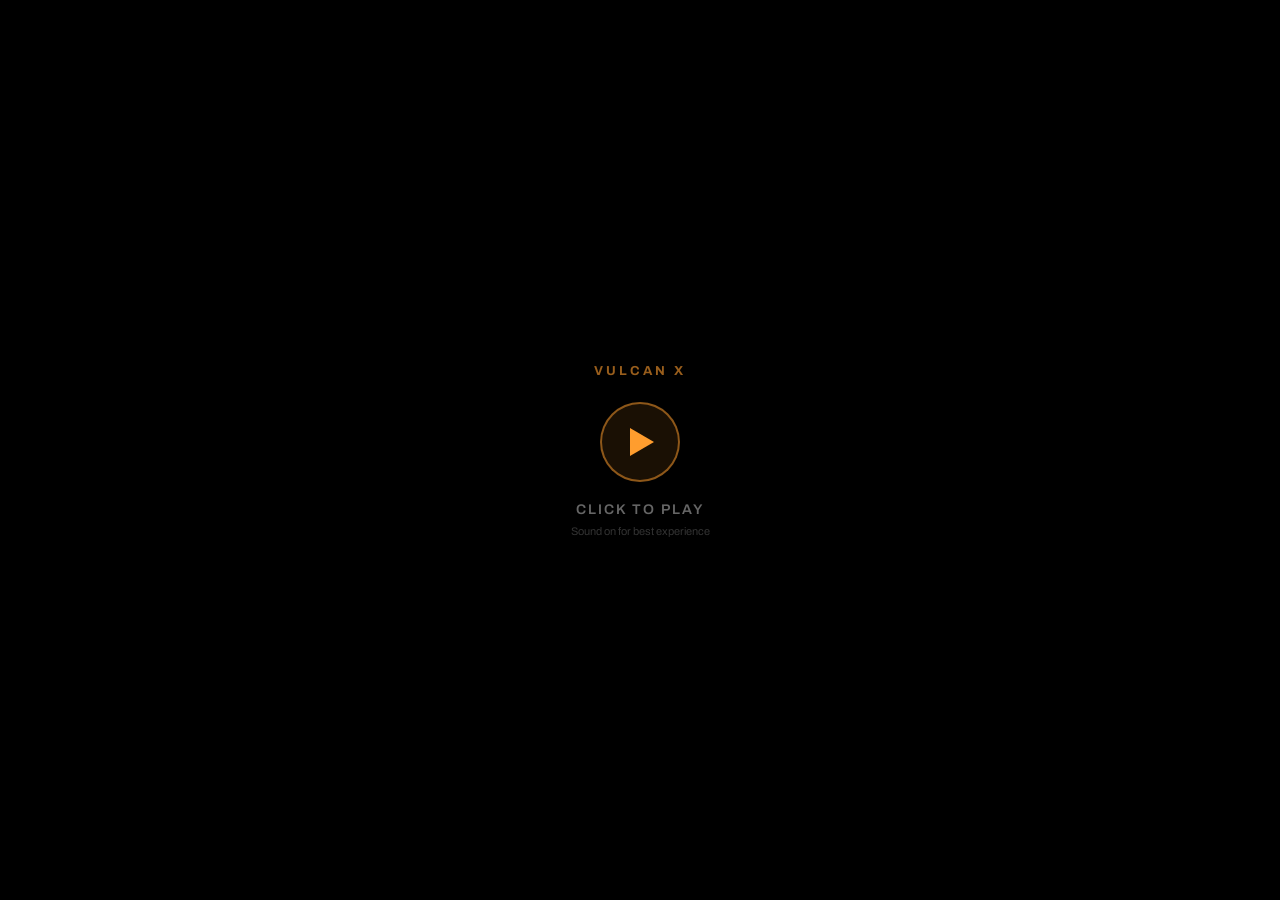
<file: trailer.html>
<!DOCTYPE html>
<html lang="en">
<head>
<meta charset="UTF-8">
<meta name="viewport" content="width=device-width, initial-scale=1.0">
<title>Vulcan X — Reveal Trailer</title>
<link href="https://fonts.googleapis.com/css2?family=Archivo:wght@400;600;700;800;900&display=swap" rel="stylesheet">
<style>
  * { margin: 0; padding: 0; box-sizing: border-box; }
  body { background: #000; overflow: hidden; font-family: 'Archivo', sans-serif; cursor: none; }
  canvas#bg { position: fixed; inset: 0; z-index: 0; }

  .scene { position: fixed; inset: 0; z-index: 1; display: flex; align-items: center; justify-content: center; opacity: 0; pointer-events: none; transition: opacity 0.6s ease; flex-direction: column; }
  .scene.active { opacity: 1; }
  .scene.fade-out { opacity: 0; transition: opacity 0.4s ease; }

  /* Scanlines overlay */
  .scanlines { position: fixed; inset: 0; z-index: 100; pointer-events: none; background: repeating-linear-gradient(0deg, transparent, transparent 2px, rgba(0,0,0,0.03) 2px, rgba(0,0,0,0.03) 4px); }

  /* Vignette */
  .vignette { position: fixed; inset: 0; z-index: 99; pointer-events: none; background: radial-gradient(ellipse at center, transparent 50%, rgba(0,0,0,0.7) 100%); }

  /* Logo */
  .logo-text { font-size: 72px; font-weight: 900; letter-spacing: -2px; }
  .logo-vulcan { color: #ff9d2e; }
  .logo-x { color: #fff; }

  /* Glitch effect */
  @keyframes glitch {
    0%, 100% { transform: translate(0); filter: none; }
    20% { transform: translate(-3px, 2px); filter: hue-rotate(90deg); }
    40% { transform: translate(3px, -2px); filter: hue-rotate(-90deg); }
    60% { transform: translate(-2px, -1px); }
    80% { transform: translate(2px, 1px); filter: hue-rotate(45deg); }
  }
  .glitch { animation: glitch 0.3s ease infinite; }
  .glitch-once { animation: glitch 0.15s ease 1; }

  /* Scene text styles */
  .scene-title {
    font-size: 56px; font-weight: 900; color: #fff;
    text-align: center; line-height: 1.15;
    text-shadow: 0 0 40px rgba(255,157,46,0.3);
  }
  .scene-title .accent { color: #ff9d2e; }
  .scene-title .green { color: #00c48c; }
  .scene-title .purple { color: #a855f7; }
  .scene-title .blue { color: #4da2ff; }
  .scene-title .diamond { color: #b9f2ff; }
  .scene-title .mythic { color: #ff6ec7; }

  .scene-sub {
    font-size: 22px; color: rgba(255,255,255,0.6);
    text-align: center; margin-top: 16px; font-weight: 500;
    max-width: 700px; line-height: 1.5;
  }

  /* Feature pills */
  .feature-row {
    display: flex; gap: 12px; margin-top: 32px; flex-wrap: wrap; justify-content: center;
  }
  .feature-pill {
    background: rgba(255,157,46,0.1); border: 1px solid rgba(255,157,46,0.3);
    color: #ff9d2e; padding: 8px 20px; border-radius: 24px;
    font-size: 14px; font-weight: 700; letter-spacing: 0.5px;
    opacity: 0; transform: translateY(20px);
  }
  .feature-pill.show {
    opacity: 1; transform: translateY(0);
    transition: all 0.4s cubic-bezier(0.34, 1.56, 0.64, 1);
  }

  /* Reveal wipe */
  @keyframes revealUp {
    from { clip-path: inset(100% 0 0 0); }
    to { clip-path: inset(0 0 0 0); }
  }
  .reveal-up { animation: revealUp 0.6s cubic-bezier(0.22, 1, 0.36, 1) forwards; }

  @keyframes revealLeft {
    from { clip-path: inset(0 100% 0 0); }
    to { clip-path: inset(0 0 0 0); }
  }

  /* Typing effect holder */
  .type-line {
    font-family: 'Courier New', monospace; font-size: 16px;
    color: #00c48c; opacity: 0.9;
    text-align: left; white-space: pre;
    margin-top: 24px;
  }
  .cursor-blink::after {
    content: '|'; animation: blink 0.8s step-end infinite;
  }
  @keyframes blink { 50% { opacity: 0; } }

  /* Stat counter */
  .stat-grid {
    display: flex; gap: 48px; margin-top: 40px; text-align: center;
  }
  .stat-num {
    font-size: 48px; font-weight: 900; color: #ff9d2e;
  }
  .stat-label {
    font-size: 14px; color: rgba(255,255,255,0.5); margin-top: 4px; font-weight: 600;
    text-transform: uppercase; letter-spacing: 1px;
  }

  /* Tier bar */
  .tier-bar {
    display: flex; align-items: center; gap: 0; margin-top: 32px; width: 600px; height: 8px;
    background: rgba(255,255,255,0.05); border-radius: 4px; overflow: hidden;
  }
  .tier-fill {
    height: 100%; border-radius: 4px; transition: width 1.5s cubic-bezier(0.22, 1, 0.36, 1);
  }
  .tier-labels {
    display: flex; justify-content: space-between; width: 600px; margin-top: 8px;
  }
  .tier-label { font-size: 12px; font-weight: 700; }

  /* Preview frame */
  .preview-frame {
    width: 900px; height: 520px; border-radius: 12px;
    border: 1px solid rgba(255,157,46,0.2);
    overflow: hidden; position: relative;
    box-shadow: 0 20px 80px rgba(255,157,46,0.15), 0 0 0 1px rgba(255,255,255,0.05);
  }
  .preview-frame iframe {
    width: 1280px; height: 800px;
    transform: scale(0.703125);
    transform-origin: top left;
    border: none; pointer-events: none;
  }
  .preview-badge {
    position: absolute; top: 16px; left: 16px;
    background: rgba(0,0,0,0.8); border: 1px solid rgba(255,157,46,0.3);
    color: #ff9d2e; font-size: 11px; font-weight: 700;
    padding: 4px 12px; border-radius: 6px; z-index: 2;
    text-transform: uppercase; letter-spacing: 1px;
    backdrop-filter: blur(8px);
  }

  /* CTA */
  .cta-btn {
    display: inline-flex; align-items: center; gap: 10px;
    background: #ff9d2e; color: #000; font-size: 18px; font-weight: 800;
    padding: 16px 40px; border-radius: 12px; border: none;
    cursor: pointer; margin-top: 32px; text-decoration: none;
    box-shadow: 0 8px 32px rgba(255,157,46,0.3);
    transition: transform 0.2s, box-shadow 0.2s;
  }
  .cta-btn:hover { transform: translateY(-2px); box-shadow: 0 12px 40px rgba(255,157,46,0.4); }

  /* Flash */
  .flash-overlay {
    position: fixed; inset: 0; z-index: 200;
    background: #fff; opacity: 0; pointer-events: none;
    transition: opacity 0.05s ease;
  }
  .flash-overlay.flash { opacity: 0.8; transition: opacity 0.05s; }

  /* Progress bar */
  .trailer-progress {
    position: fixed; bottom: 0; left: 0; height: 3px; z-index: 101;
    background: linear-gradient(90deg, #ff9d2e, #f7931a);
    transition: width 0.3s linear;
    box-shadow: 0 0 12px rgba(255,157,46,0.5);
  }

  /* Start overlay */
  #start-overlay {
    position: fixed; inset: 0; z-index: 300;
    background: #000; display: flex; align-items: center; justify-content: center;
    flex-direction: column; cursor: pointer;
  }
  #start-overlay .play-btn {
    width: 80px; height: 80px; border-radius: 50%;
    border: 2px solid rgba(255,157,46,0.5); background: rgba(255,157,46,0.1);
    display: flex; align-items: center; justify-content: center;
    transition: all 0.3s ease;
  }
  #start-overlay .play-btn:hover {
    background: rgba(255,157,46,0.2); border-color: #ff9d2e;
    box-shadow: 0 0 30px rgba(255,157,46,0.3);
  }
  #start-overlay .play-btn::after {
    content: ''; width: 0; height: 0;
    border-left: 24px solid #ff9d2e; border-top: 14px solid transparent; border-bottom: 14px solid transparent;
    margin-left: 4px;
  }
  #start-overlay .start-text {
    color: rgba(255,255,255,0.4); font-size: 14px; margin-top: 20px;
    font-weight: 600; letter-spacing: 2px; text-transform: uppercase;
  }
</style>
</head>
<body>

<canvas id="bg"></canvas>
<div class="scanlines"></div>
<div class="vignette"></div>
<div class="flash-overlay" id="flash"></div>
<div class="trailer-progress" id="progress" style="width:0%"></div>

<!-- Start overlay -->
<div id="start-overlay" onclick="startTrailer()">
  <div style="font-size:13px; color:rgba(255,157,46,0.6); font-weight:700; letter-spacing:3px; text-transform:uppercase; margin-bottom:24px;">Vulcan X</div>
  <div class="play-btn"></div>
  <div class="start-text">Click to play</div>
  <div style="font-size:11px; color:rgba(255,255,255,0.2); margin-top:8px;">Sound on for best experience</div>
</div>

<!-- Scene 0: Black + text -->
<div class="scene" id="s0">
  <div class="type-line cursor-blink" id="type0"></div>
</div>

<!-- Scene 1: Logo reveal -->
<div class="scene" id="s1">
  <div class="logo-text">
    <span class="logo-vulcan">Vulcan</span><span class="logo-x">X</span>
  </div>
  <div style="font-size:14px; color:rgba(255,255,255,0.3); margin-top:16px; letter-spacing:4px; text-transform:uppercase; font-weight:600;">Introducing</div>
</div>

<!-- Scene 2: Tagline -->
<div class="scene" id="s2">
  <div class="scene-title">
    Trade. Play. Earn.<br><span class="accent">All in one place.</span>
  </div>
  <div class="scene-sub">The GameFi super-app that puts everything under one roof.</div>
</div>

<!-- Scene 3: Problem -->
<div class="scene" id="s3">
  <div class="scene-title" style="font-size:42px; color:rgba(255,255,255,0.4);">
    Tired of <span style="color:var(--red, #ff4d6a); text-decoration:line-through;">40 different tabs?</span>
  </div>
  <div class="scene-sub">One exchange here. NFTs there. Games somewhere else. Rewards nowhere.</div>
</div>

<!-- Scene 4: Solution -->
<div class="scene" id="s4">
  <div class="scene-title" style="font-size:46px;">
    One wallet. <span class="accent">One platform.</span><br>Everything connected.
  </div>
  <div class="feature-row" id="pills4">
    <div class="feature-pill">DEX Trading</div>
    <div class="feature-pill">NFT Marketplace</div>
    <div class="feature-pill">Play-to-Earn Games</div>
    <div class="feature-pill">Staking & Yield</div>
    <div class="feature-pill">L1 Chain Tools</div>
    <div class="feature-pill">Social & Leaderboards</div>
  </div>
</div>

<!-- Scene 5: XP System -->
<div class="scene" id="s5">
  <div style="font-size:14px; color:#ff9d2e; font-weight:700; letter-spacing:3px; text-transform:uppercase; margin-bottom:16px;">Gamified From The Ground Up</div>
  <div class="scene-title" style="font-size:44px;">
    Everything you do<br>earns <span class="accent">XP</span>
  </div>
  <div class="tier-bar" id="tier-bar"><div class="tier-fill" id="tier-fill" style="width:0%;background:linear-gradient(90deg,#cd7f32,#c0c0c0,#ffd700,#b9f2ff,#ff6ec7);"></div></div>
  <div class="tier-labels">
    <span class="tier-label" style="color:#cd7f32;">Bronze</span>
    <span class="tier-label" style="color:#c0c0c0;">Silver</span>
    <span class="tier-label" style="color:#ffd700;">Gold</span>
    <span class="tier-label" style="color:#b9f2ff;">Diamond</span>
    <span class="tier-label" style="color:#ff6ec7;">Mythic</span>
  </div>
</div>

<!-- Scene 6: Revenue share -->
<div class="scene" id="s6">
  <div class="scene-title" style="font-size:44px;">
    Your exchange.<br><span class="green">Your revenue.</span>
  </div>
  <div class="scene-sub">Every fee shared back. Weekly PYR buybacks. The more you climb, the more you earn.</div>
  <div class="stat-grid" id="stats6">
    <div><div class="stat-num" id="stat-pool">0</div><div class="stat-label">Weekly PYR Pool</div></div>
    <div><div class="stat-num" style="color:#00c48c;" id="stat-share">0%</div><div class="stat-label">Revenue Shared</div></div>
    <div><div class="stat-num" style="color:#b9f2ff;" id="stat-tiers">0</div><div class="stat-label">Tier Multiplier</div></div>
  </div>
</div>

<!-- Scene 7: Live preview -->
<div class="scene" id="s7">
  <div style="font-size:13px; color:#ff9d2e; font-weight:700; letter-spacing:3px; text-transform:uppercase; margin-bottom:20px;">Live Preview</div>
  <div class="preview-frame">
    <div class="preview-badge" id="preview-label">Home Dashboard</div>
    <iframe id="preview-iframe" src="" loading="lazy"></iframe>
  </div>
</div>

<!-- Scene 8: AI Guide -->
<div class="scene" id="s8">
  <div class="scene-title" style="font-size:44px;">
    <span class="blue">AI-powered</span> guide<br>on every page
  </div>
  <div class="scene-sub">Context-aware. Knows your wallet, XP, quests, and live prices. Ask it anything.</div>
  <div class="type-line cursor-blink" id="type8" style="margin-top:32px; font-size:18px;"></div>
</div>

<!-- Scene 9: Stats -->
<div class="scene" id="s9">
  <div class="stat-grid">
    <div><div class="stat-num" id="stat-pages">0</div><div class="stat-label">Pages</div></div>
    <div><div class="stat-num" style="color:#00c48c;" id="stat-features">0</div><div class="stat-label">Features</div></div>
    <div><div class="stat-num" style="color:#a855f7;" id="stat-interactions">0</div><div class="stat-label">Interactions</div></div>
    <div><div class="stat-num" style="color:#4da2ff;" id="stat-lines">0</div><div class="stat-label">Lines of Code</div></div>
  </div>
  <div class="scene-sub" style="margin-top:24px;">One file. Zero dependencies. Fully interactive.</div>
</div>

<!-- Scene 10: CTA -->
<div class="scene" id="s10">
  <div class="logo-text" style="font-size:64px;">
    <span class="logo-vulcan">Vulcan</span><span class="logo-x">X</span>
  </div>
  <div class="scene-title" style="font-size:28px; margin-top:16px; color:rgba(255,255,255,0.6);">
    The future of GameFi. <span class="accent">Built different.</span>
  </div>
  <a class="cta-btn" href="https://jamie323.github.io/vulcanx-prototype/" target="_blank">
    Experience the Prototype &rarr;
  </a>
  <div style="font-size:13px; color:rgba(255,255,255,0.3); margin-top:20px;">Live by 5th April 2026</div>
</div>

<script>
// ===== PARTICLE BACKGROUND =====
const canvas = document.getElementById('bg');
const ctx = canvas.getContext('2d');
let particles = [];
let W, H;

function resize() {
  W = canvas.width = window.innerWidth;
  H = canvas.height = window.innerHeight;
}
resize();
window.addEventListener('resize', resize);

class Particle {
  constructor() { this.reset(); }
  reset() {
    this.x = Math.random() * W;
    this.y = Math.random() * H;
    this.vx = (Math.random() - 0.5) * 0.3;
    this.vy = (Math.random() - 0.5) * 0.3;
    this.r = Math.random() * 1.5 + 0.3;
    this.a = Math.random() * 0.4 + 0.1;
    this.color = Math.random() > 0.7 ? '255,157,46' : '255,255,255';
  }
  update() {
    this.x += this.vx;
    this.y += this.vy;
    if (this.x < 0 || this.x > W || this.y < 0 || this.y > H) this.reset();
  }
  draw() {
    ctx.beginPath();
    ctx.arc(this.x, this.y, this.r, 0, Math.PI * 2);
    ctx.fillStyle = `rgba(${this.color},${this.a})`;
    ctx.fill();
  }
}

for (let i = 0; i < 120; i++) particles.push(new Particle());

let intensity = 0;
function animBg() {
  ctx.clearRect(0, 0, W, H);

  // Radial glow
  const grd = ctx.createRadialGradient(W/2, H/2, 0, W/2, H/2, W * 0.5);
  grd.addColorStop(0, `rgba(255,157,46,${0.02 + intensity * 0.04})`);
  grd.addColorStop(1, 'transparent');
  ctx.fillStyle = grd;
  ctx.fillRect(0, 0, W, H);

  particles.forEach(p => { p.update(); p.draw(); });

  // Connect nearby particles
  for (let i = 0; i < particles.length; i++) {
    for (let j = i + 1; j < particles.length; j++) {
      const dx = particles[i].x - particles[j].x;
      const dy = particles[i].y - particles[j].y;
      const dist = Math.sqrt(dx * dx + dy * dy);
      if (dist < 120) {
        ctx.beginPath();
        ctx.moveTo(particles[i].x, particles[i].y);
        ctx.lineTo(particles[j].x, particles[j].y);
        ctx.strokeStyle = `rgba(255,157,46,${(1 - dist / 120) * 0.06})`;
        ctx.stroke();
      }
    }
  }
  requestAnimationFrame(animBg);
}
animBg();

// ===== AUDIO ENGINE =====
let audioCtx;

function initAudio() {
  audioCtx = new (window.AudioContext || window.webkitAudioContext)();
}

function playBass(freq, time, dur) {
  const osc = audioCtx.createOscillator();
  const gain = audioCtx.createGain();
  osc.type = 'sine';
  osc.frequency.setValueAtTime(freq, time);
  gain.gain.setValueAtTime(0.15, time);
  gain.gain.exponentialRampToValueAtTime(0.001, time + dur);
  osc.connect(gain).connect(audioCtx.destination);
  osc.start(time);
  osc.stop(time + dur);
}

function playHit(time) {
  const osc = audioCtx.createOscillator();
  const gain = audioCtx.createGain();
  osc.type = 'sawtooth';
  osc.frequency.setValueAtTime(80, time);
  osc.frequency.exponentialRampToValueAtTime(30, time + 0.3);
  gain.gain.setValueAtTime(0.25, time);
  gain.gain.exponentialRampToValueAtTime(0.001, time + 0.4);
  osc.connect(gain).connect(audioCtx.destination);
  osc.start(time);
  osc.stop(time + 0.5);
  // Noise burst
  const buf = audioCtx.createBuffer(1, audioCtx.sampleRate * 0.1, audioCtx.sampleRate);
  const data = buf.getChannelData(0);
  for (let i = 0; i < data.length; i++) data[i] = (Math.random() * 2 - 1) * 0.3;
  const noise = audioCtx.createBufferSource();
  noise.buffer = buf;
  const ng = audioCtx.createGain();
  ng.gain.setValueAtTime(0.2, time);
  ng.gain.exponentialRampToValueAtTime(0.001, time + 0.15);
  noise.connect(ng).connect(audioCtx.destination);
  noise.start(time);
}

function playRiser(time, dur) {
  const osc = audioCtx.createOscillator();
  const gain = audioCtx.createGain();
  osc.type = 'sawtooth';
  osc.frequency.setValueAtTime(100, time);
  osc.frequency.exponentialRampToValueAtTime(2000, time + dur);
  gain.gain.setValueAtTime(0.0, time);
  gain.gain.linearRampToValueAtTime(0.12, time + dur * 0.8);
  gain.gain.linearRampToValueAtTime(0.0, time + dur);
  osc.connect(gain).connect(audioCtx.destination);
  osc.start(time);
  osc.stop(time + dur + 0.1);
}

function playPad(freq, time, dur) {
  [1, 1.005, 0.995].forEach(detune => {
    const osc = audioCtx.createOscillator();
    const gain = audioCtx.createGain();
    osc.type = 'sine';
    osc.frequency.setValueAtTime(freq * detune, time);
    gain.gain.setValueAtTime(0, time);
    gain.gain.linearRampToValueAtTime(0.04, time + dur * 0.3);
    gain.gain.linearRampToValueAtTime(0, time + dur);
    osc.connect(gain).connect(audioCtx.destination);
    osc.start(time);
    osc.stop(time + dur + 0.1);
  });
}

function playWhoosh(time) {
  const buf = audioCtx.createBuffer(1, audioCtx.sampleRate * 0.4, audioCtx.sampleRate);
  const data = buf.getChannelData(0);
  for (let i = 0; i < data.length; i++) data[i] = (Math.random() * 2 - 1);
  const noise = audioCtx.createBufferSource();
  noise.buffer = buf;
  const filt = audioCtx.createBiquadFilter();
  filt.type = 'bandpass';
  filt.frequency.setValueAtTime(500, time);
  filt.frequency.exponentialRampToValueAtTime(4000, time + 0.2);
  filt.Q.value = 2;
  const gain = audioCtx.createGain();
  gain.gain.setValueAtTime(0.15, time);
  gain.gain.exponentialRampToValueAtTime(0.001, time + 0.35);
  noise.connect(filt).connect(gain).connect(audioCtx.destination);
  noise.start(time);
}

function playTick(time) {
  const osc = audioCtx.createOscillator();
  const gain = audioCtx.createGain();
  osc.type = 'sine';
  osc.frequency.setValueAtTime(1200, time);
  gain.gain.setValueAtTime(0.08, time);
  gain.gain.exponentialRampToValueAtTime(0.001, time + 0.05);
  osc.connect(gain).connect(audioCtx.destination);
  osc.start(time);
  osc.stop(time + 0.06);
}

function scheduleMusic() {
  const t = audioCtx.currentTime + 0.1;
  // Ambient pad throughout
  playPad(55, t, 60);
  playPad(82.5, t + 2, 58);
  playPad(110, t + 4, 56);

  // Scene hits (timed to scene changes)
  // s0 (0s): quiet
  // s1 (3s): logo hit
  playHit(t + 3);
  playBass(55, t + 3, 2);

  // s2 (5.5s): tagline whoosh
  playWhoosh(t + 5.5);
  playBass(55, t + 5.5, 1.5);
  playPad(165, t + 5.5, 4);

  // s3 (9s): problem
  playHit(t + 9);

  // s4 (12s): solution — big moment
  playHit(t + 12);
  playBass(55, t + 12, 2);
  playRiser(t + 13, 3);
  // pills tick
  for (let i = 0; i < 6; i++) playTick(t + 13 + i * 0.3);

  // s5 (16.5s): XP system
  playHit(t + 16.5);
  playWhoosh(t + 16.5);
  playPad(220, t + 16.5, 4);

  // s6 (21s): revenue
  playHit(t + 21);
  playBass(82.5, t + 21, 2);

  // s7 (25.5s): preview
  playWhoosh(t + 25.5);
  playPad(110, t + 25.5, 6);
  // preview switches
  playTick(t + 28);
  playTick(t + 30.5);

  // s8 (33s): AI
  playHit(t + 33);
  playBass(55, t + 33, 2);

  // s9 (37.5s): stats
  playHit(t + 37.5);
  playRiser(t + 37.5, 2);

  // s10 (41s): finale
  playHit(t + 41);
  playHit(t + 41.15);
  playBass(55, t + 41, 3);
  playPad(110, t + 41, 5);
  playPad(165, t + 41.5, 4.5);
  playPad(220, t + 42, 4);
}

// ===== FLASH EFFECT =====
function flash() {
  const el = document.getElementById('flash');
  el.classList.add('flash');
  setTimeout(() => el.classList.remove('flash'), 80);
}

// ===== TYPING EFFECT =====
function typeText(elId, text, speed = 40) {
  const el = document.getElementById(elId);
  if (!el) return;
  el.textContent = '';
  let i = 0;
  const iv = setInterval(() => {
    el.textContent = text.substring(0, ++i);
    if (i >= text.length) clearInterval(iv);
  }, speed);
}

// ===== COUNTER ANIMATION =====
function countUp(elId, target, suffix = '', dur = 1500) {
  const el = document.getElementById(elId);
  if (!el) return;
  const start = performance.now();
  function tick(now) {
    const p = Math.min((now - start) / dur, 1);
    const ease = 1 - Math.pow(1 - p, 3);
    const val = Math.round(target * ease);
    el.textContent = val.toLocaleString() + suffix;
    if (p < 1) requestAnimationFrame(tick);
  }
  requestAnimationFrame(tick);
}

// ===== SCENE MANAGEMENT =====
const scenes = [
  // [delay_ms, scene_id, onEnter, duration_ms]
  { id: 's0', at: 0, dur: 3000, enter: () => { typeText('type0', '> initializing vulcan_x.forge ...', 50); } },
  { id: 's1', at: 3000, dur: 2500, enter: () => { flash(); intensity = 0.5; setTimeout(() => intensity = 0, 500); document.querySelector('#s1 .logo-text').classList.add('glitch-once'); } },
  { id: 's2', at: 5500, dur: 3500, enter: () => { flash(); } },
  { id: 's3', at: 9000, dur: 3000, enter: () => { flash(); } },
  { id: 's4', at: 12000, dur: 4500, enter: () => {
    flash();
    const pills = document.querySelectorAll('#pills4 .feature-pill');
    pills.forEach((p, i) => setTimeout(() => p.classList.add('show'), 800 + i * 300));
  }},
  { id: 's5', at: 16500, dur: 4500, enter: () => {
    flash();
    setTimeout(() => document.getElementById('tier-fill').style.width = '100%', 300);
  }},
  { id: 's6', at: 21000, dur: 4500, enter: () => {
    flash();
    setTimeout(() => { countUp('stat-pool', 5000, ''); countUp('stat-share', 100, '%'); countUp('stat-tiers', 5, 'x'); }, 300);
  }},
  { id: 's7', at: 25500, dur: 7500, enter: () => {
    document.getElementById('preview-iframe').src = 'https://jamie323.github.io/vulcanx-prototype/';
    // Cycle preview labels
    setTimeout(() => { document.getElementById('preview-label').textContent = 'Trade — Interactive Chart'; flash(); }, 2500);
    setTimeout(() => { document.getElementById('preview-label').textContent = 'Quests & XP System'; flash(); }, 5000);
  }},
  { id: 's8', at: 33000, dur: 4500, enter: () => {
    flash();
    setTimeout(() => typeText('type8', '> "What should I do to reach Diamond tier?"', 35), 500);
  }},
  { id: 's9', at: 37500, dur: 3500, enter: () => {
    flash();
    setTimeout(() => { countUp('stat-pages', 9); countUp('stat-features', 47); countUp('stat-interactions', 120); countUp('stat-lines', 4800); }, 200);
  }},
  { id: 's10', at: 41000, dur: 10000, enter: () => {
    flash(); flash();
    intensity = 0.8; setTimeout(() => intensity = 0.2, 600);
    document.querySelector('#s10 .logo-text').classList.add('glitch-once');
  }},
];

let trailerStartTime = 0;
const totalDur = 51000;

function startTrailer() {
  document.getElementById('start-overlay').style.display = 'none';
  document.body.style.cursor = 'default';
  initAudio();
  scheduleMusic();
  trailerStartTime = Date.now();
  let activeIdx = -1;

  function tick() {
    const elapsed = Date.now() - trailerStartTime;
    // Progress bar
    document.getElementById('progress').style.width = Math.min(elapsed / totalDur * 100, 100) + '%';

    // Find which scene should be active
    let newIdx = -1;
    for (let i = scenes.length - 1; i >= 0; i--) {
      if (elapsed >= scenes[i].at) { newIdx = i; break; }
    }

    if (newIdx !== activeIdx) {
      // Deactivate old
      if (activeIdx >= 0) {
        document.getElementById(scenes[activeIdx].id).classList.remove('active');
        document.getElementById(scenes[activeIdx].id).classList.add('fade-out');
      }
      activeIdx = newIdx;
      if (activeIdx >= 0) {
        const s = scenes[activeIdx];
        const el = document.getElementById(s.id);
        el.classList.remove('fade-out');
        el.classList.add('active');
        if (s.enter) s.enter();
      }
    }

    if (elapsed < totalDur) requestAnimationFrame(tick);
  }
  requestAnimationFrame(tick);
}
</script>
</body>
</html>
</file>
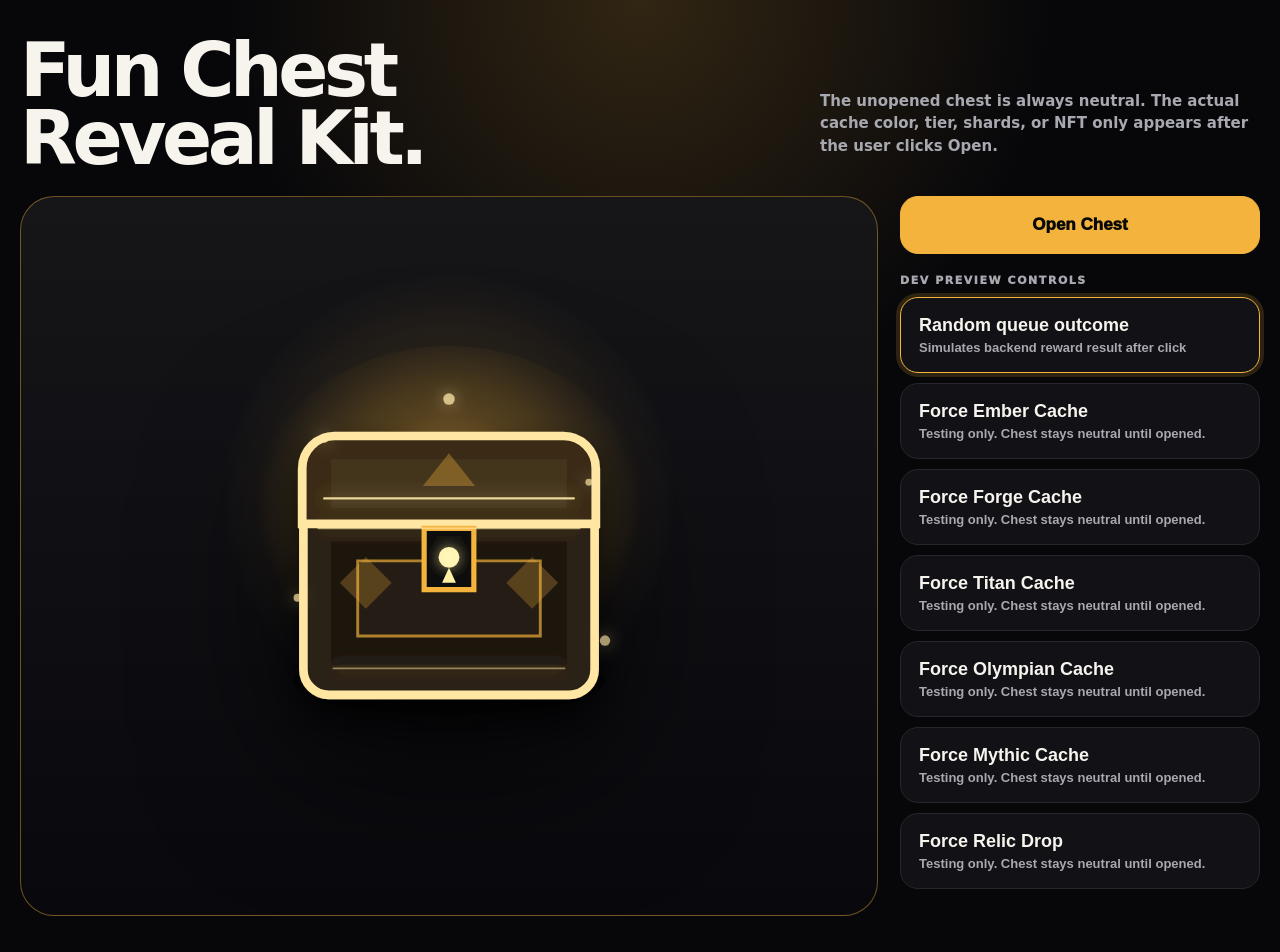
<file: chest-reveal/preview/fun-reveal.html>
<!doctype html>
<html lang="en">
  <head>
    <meta charset="utf-8" />
    <meta name="viewport" content="width=device-width, initial-scale=1" />
    <title>Vulcan X Fun Chest Reveal</title>
    <style>
      :root {
        --bg: #07070a;
        --panel: #111116;
        --line: #26262e;
        --text: #f7f4ee;
        --muted: #a8a8b0;
        --accent: #f39200;
        color-scheme: dark;
      }

      * { box-sizing: border-box; }

      body {
        margin: 0;
        min-height: 100vh;
        overflow-x: hidden;
        font-family: Inter, ui-sans-serif, system-ui, -apple-system, BlinkMacSystemFont, "Segoe UI", sans-serif;
        background:
          radial-gradient(circle at 50% 0%, color-mix(in srgb, var(--accent), transparent 82%), transparent 36%),
          var(--bg);
        color: var(--text);
      }

      main {
        width: min(1240px, calc(100vw - 32px));
        margin: 0 auto;
        padding: 36px 0;
      }

      header {
        display: flex;
        align-items: end;
        justify-content: space-between;
        gap: 24px;
        margin-bottom: 24px;
      }

      h1 {
        margin: 0;
        font-size: clamp(38px, 6vw, 74px);
        line-height: .92;
        letter-spacing: -.06em;
      }

      .hint {
        max-width: 440px;
        color: var(--muted);
        font-size: 15px;
        line-height: 1.5;
        font-weight: 700;
      }

      .layout {
        display: grid;
        grid-template-columns: minmax(0, 1fr) 360px;
        gap: 22px;
      }

      .stage {
        position: relative;
        min-height: 720px;
        overflow: hidden;
        border: 1px solid color-mix(in srgb, var(--accent), transparent 58%);
        border-radius: 34px;
        background:
          radial-gradient(circle at 50% 42%, color-mix(in srgb, var(--accent), transparent 74%), transparent 38%),
          linear-gradient(180deg, rgba(255,255,255,.05), transparent),
          #09090d;
      }

      .burst {
        position: absolute;
        inset: 50% auto auto 50%;
        width: 48px;
        height: 48px;
        border-radius: 999px;
        background: var(--accent);
        opacity: 0;
        transform: translate(-50%, -50%) scale(.2);
        filter: blur(1px);
      }

      .stage.revealing .burst {
        animation: burst 900ms ease-out 900ms;
      }

      @keyframes burst {
        0% { opacity: .85; transform: translate(-50%, -50%) scale(.2); box-shadow: 0 0 0 0 var(--accent); }
        100% { opacity: 0; transform: translate(-50%, -50%) scale(16); box-shadow: 0 0 90px 40px var(--accent); }
      }

      .chest-wrap {
        position: absolute;
        left: 50%;
        top: 46%;
        width: min(520px, 72vw);
        aspect-ratio: 1;
        transform: translate(-50%, -50%);
        filter: drop-shadow(0 40px 70px rgba(0,0,0,.7));
      }

      .chest-wrap img {
        width: 100%;
        height: 100%;
        object-fit: contain;
        transform-origin: 50% 62%;
      }

      .stage.idle .chest-wrap img {
        animation: breathe 2.6s ease-in-out infinite;
      }

      .stage.revealing .chest-wrap img {
        animation: chestPop 1.2s cubic-bezier(.16, .9, .2, 1);
      }

      @keyframes breathe {
        0%, 100% { transform: translateY(0) scale(1); }
        50% { transform: translateY(-8px) scale(1.018); }
      }

      @keyframes chestPop {
        0% { transform: translateY(0) scale(1) rotate(0deg); }
        20% { transform: translateY(10px) scale(.96) rotate(-1deg); }
        48% { transform: translateY(-30px) scale(1.08) rotate(1deg); }
        100% { transform: translateY(0) scale(1) rotate(0deg); }
      }

      .reward {
        position: absolute;
        left: 50%;
        bottom: 34px;
        width: min(520px, calc(100% - 48px));
        padding: 24px;
        border: 1px solid color-mix(in srgb, var(--accent), transparent 42%);
        border-radius: 24px;
        background: rgba(5,5,8,.72);
        backdrop-filter: blur(18px);
        text-align: center;
        opacity: 0;
        transform: translate(-50%, 24px) scale(.98);
        transition: 520ms cubic-bezier(.16, .9, .2, 1);
      }

      .stage.revealed .reward {
        opacity: 1;
        transform: translate(-50%, 0) scale(1);
      }

      .tier {
        color: var(--accent);
        font-size: 13px;
        font-weight: 950;
        letter-spacing: .18em;
        text-transform: uppercase;
      }

      .reward-main {
        margin-top: 8px;
        font-size: clamp(48px, 8vw, 88px);
        font-weight: 1000;
        line-height: .9;
        letter-spacing: -.07em;
      }

      .reward-sub {
        margin-top: 10px;
        color: var(--muted);
        font-weight: 800;
      }

      .nft-card {
        width: 150px;
        aspect-ratio: 1;
        margin: 12px auto 4px;
        display: grid;
        place-items: center;
        border-radius: 22px;
        border: 1px solid color-mix(in srgb, var(--accent), transparent 32%);
        background:
          radial-gradient(circle at 50% 28%, color-mix(in srgb, var(--accent), transparent 55%), transparent 44%),
          #101215;
        color: var(--accent);
        font-size: 36px;
        font-weight: 1000;
        box-shadow: 0 0 46px color-mix(in srgb, var(--accent), transparent 64%);
      }

      .particles {
        position: absolute;
        inset: 0;
        pointer-events: none;
      }

      .particle {
        position: absolute;
        left: 50%;
        top: 50%;
        width: var(--s);
        height: var(--s);
        border-radius: 999px;
        background: var(--accent);
        opacity: 0;
      }

      .stage.revealing .particle {
        animation: particle 1050ms ease-out var(--d);
      }

      @keyframes particle {
        0% { opacity: 1; transform: translate(-50%, -50%) scale(.7); }
        100% { opacity: 0; transform: translate(calc(-50% + var(--x)), calc(-50% + var(--y))) scale(0); }
      }

      .controls {
        display: grid;
        gap: 10px;
        align-content: start;
      }

      button {
        min-height: 76px;
        padding: 16px 18px;
        border: 1px solid var(--line);
        border-radius: 18px;
        background: var(--panel);
        color: var(--text);
        cursor: pointer;
        text-align: left;
      }

      button.active {
        border-color: var(--accent);
        box-shadow: 0 0 0 4px color-mix(in srgb, var(--accent), transparent 84%);
      }

      button strong {
        display: block;
        font-size: 18px;
      }

      button span {
        display: block;
        margin-top: 4px;
        color: var(--muted);
        font-size: 13px;
        font-weight: 750;
      }

      .open-btn {
        min-height: 58px;
        border-color: var(--accent);
        background: var(--accent);
        color: #080808;
        text-align: center;
        font-size: 17px;
        font-weight: 1000;
      }

      .dev-label {
        margin: 10px 0 0;
        color: var(--muted);
        font-size: 11px;
        font-weight: 950;
        letter-spacing: .14em;
        text-transform: uppercase;
      }

      @media (max-width: 900px) {
        header, .layout { grid-template-columns: 1fr; display: grid; }
        .stage { min-height: 620px; }
      }
    </style>
  </head>
  <body>
    <main>
      <header>
        <div>
          <h1>Fun Chest<br />Reveal Kit.</h1>
        </div>
        <p class="hint">
          The unopened chest is always neutral. The actual cache color, tier, shards,
          or NFT only appears after the user clicks Open.
        </p>
      </header>

      <div class="layout">
        <section class="stage idle" id="stage">
          <div class="burst"></div>
          <div class="particles" id="particles"></div>
          <div class="chest-wrap">
            <img id="chest" src="../public/chest-art/mystery-chest.svg" alt="Mystery chest" />
          </div>
          <div class="reward" id="reward"></div>
        </section>
        <aside class="controls" id="controls">
          <button class="open-btn" id="open">Open Chest</button>
        </aside>
      </div>
    </main>

    <script>
      const outcomes = [
        { id: "ember", name: "Ember Cache", accent: "#f39200", file: "../public/chest-art/ember-chest.svg", reward: "+700", sub: "shards" },
        { id: "forge", name: "Forge Cache", accent: "#ffb13d", file: "../public/chest-art/forge-chest.svg", reward: "+1,000", sub: "shards" },
        { id: "titan", name: "Titan Cache", accent: "#4aa8ff", file: "../public/chest-art/titan-chest.svg", reward: "+1,400", sub: "shards" },
        { id: "olympian", name: "Olympian Cache", accent: "#ffd23f", file: "../public/chest-art/olympian-chest.svg", reward: "+2,000", sub: "shards" },
        { id: "mythic", name: "Mythic Cache", accent: "#a48bff", file: "../public/chest-art/mythic-chest.svg", reward: "+3,500", sub: "shards" },
        { id: "relic", name: "Relic Drop", accent: "#2dd47a", file: "../public/chest-art/relic-chest.svg", reward: "NFT", sub: "+500 shards", nft: true },
      ];
      const mystery = {
        name: "Mystery Chest",
        accent: "#f3b33d",
        file: "../public/chest-art/mystery-chest.svg",
      };

      const stage = document.getElementById("stage");
      const chest = document.getElementById("chest");
      const reward = document.getElementById("reward");
      const controls = document.getElementById("controls");
      const particles = document.getElementById("particles");
      let forcedOutcome = null;
      let lastOutcome = null;

      function resetMystery() {
        document.documentElement.style.setProperty("--accent", mystery.accent);
        chest.src = mystery.file;
        chest.alt = mystery.name;
        reward.innerHTML = "";
        stage.classList.remove("revealing", "revealed");
        stage.classList.add("idle");
      }

      function setForcedOutcome(outcome) {
        forcedOutcome = outcome;
        resetMystery();
        [...controls.querySelectorAll("[data-id]")].forEach(button => {
          button.classList.toggle("active", button.dataset.id === (outcome?.id || "random"));
        });
      }

      function renderReward(outcome) {
        reward.innerHTML = outcome.nft
          ? `<div class="tier">${outcome.name}</div><div class="nft-card">NFT</div><div class="reward-sub">${outcome.sub}</div>`
          : `<div class="tier">${outcome.name}</div><div class="reward-main">${outcome.reward}</div><div class="reward-sub">${outcome.sub}</div>`;
      }

      function makeParticles() {
        particles.innerHTML = "";
        for (let i = 0; i < 36; i++) {
          const p = document.createElement("i");
          p.className = "particle";
          const angle = (Math.PI * 2 * i) / 36;
          const dist = 110 + ((i * 37) % 260);
          p.style.setProperty("--x", `${Math.cos(angle) * dist}px`);
          p.style.setProperty("--y", `${Math.sin(angle) * dist - 140}px`);
          p.style.setProperty("--s", `${6 + ((i * 11) % 16)}px`);
          p.style.setProperty("--d", `${(i % 9) * 38}ms`);
          particles.appendChild(p);
        }
      }

      function openChest() {
        const outcome = forcedOutcome || pickWeightedOutcome();
        lastOutcome = outcome;
        document.documentElement.style.setProperty("--accent", outcome.accent);
        chest.src = outcome.file;
        chest.alt = outcome.name;
        renderReward(outcome);
        makeParticles();
        stage.classList.remove("idle", "revealing", "revealed");
        void stage.offsetWidth;
        stage.classList.add("revealing");
        window.setTimeout(() => stage.classList.add("revealed"), 980);
        window.setTimeout(() => stage.classList.remove("revealing"), 1800);
      }

      function pickWeightedOutcome() {
        const bag = [
          ...Array(20).fill("ember"),
          ...Array(30).fill("forge"),
          ...Array(17).fill("titan"),
          ...Array(6).fill("olympian"),
          ...Array(2).fill("mythic"),
          ...Array(25).fill("relic"),
        ];
        const id = bag[Math.floor(Math.random() * bag.length)];
        return outcomes.find(outcome => outcome.id === id) || outcomes[1];
      }

      const label = document.createElement("div");
      label.className = "dev-label";
      label.textContent = "Dev preview controls";
      controls.appendChild(label);

      const randomButton = document.createElement("button");
      randomButton.dataset.id = "random";
      randomButton.innerHTML = "<strong>Random queue outcome</strong><span>Simulates backend reward result after click</span>";
      randomButton.onclick = () => setForcedOutcome(null);
      controls.appendChild(randomButton);

      outcomes.forEach(outcome => {
        const button = document.createElement("button");
        button.dataset.id = outcome.id;
        button.innerHTML = `<strong>Force ${outcome.name}</strong><span>Testing only. Chest stays neutral until opened.</span>`;
        button.onclick = () => setForcedOutcome(outcome);
        controls.appendChild(button);
      });

      document.getElementById("open").onclick = openChest;
      resetMystery();
      setForcedOutcome(null);
    </script>
  </body>
</html>
</file>
